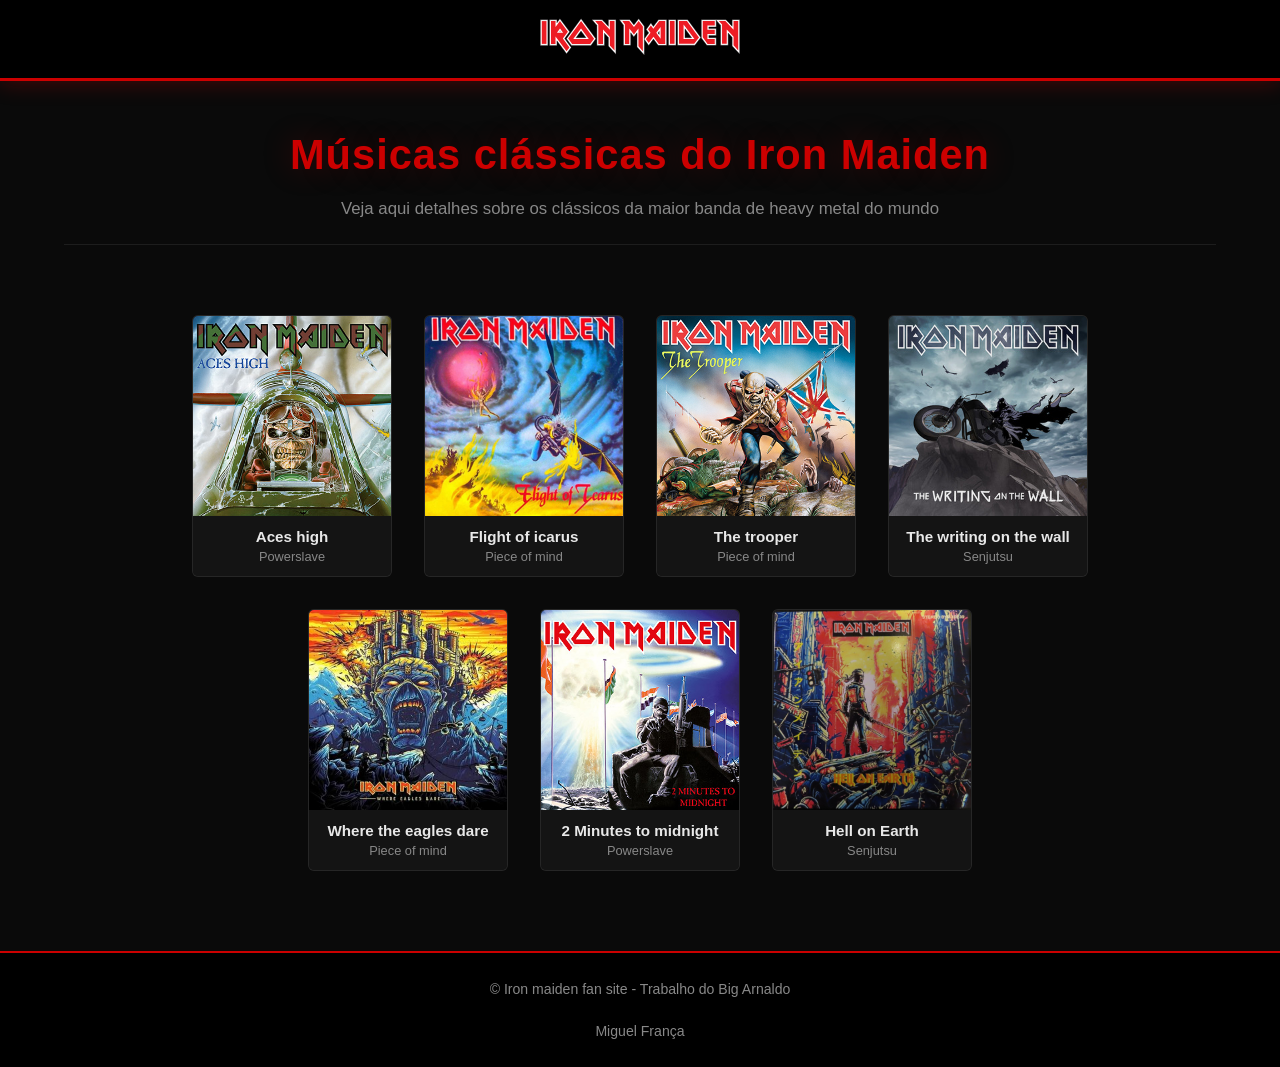
<file: index.html>
<!DOCTYPE html>
<html lang="pt-br">

<head>
  <meta charset="UTF-8">
  <meta name="viewport" content="width=device-width, initial-scale=1.0">
  <link rel="stylesheet" href="css/sla.css">
  <title>Iron Maiden fan site - Detalhes sobre clássicos</title>
</head>

<body>
  <header class="topo">
    <a href="https://www.ironmaiden.com/" target="_blank"> <img src="img/logo.svg" alt="logo (iron maiden)"
        width="20%"></a>
  </header>

  <div class="intro">
    <h1>Músicas clássicas do Iron Maiden</h1>
    <p>Veja aqui detalhes sobre os clássicos da maior banda de heavy metal do mundo</p>
  </div>


  <div class="catalogo" id="boa">

    <div class="card-musica">
      <a href="aces_hight.html"><img src="img/aces high.jpg" alt="aces high" width="60%">
        <div class="card-info">
          <h4>Aces high</h4>
          <p>Powerslave</p>
        </div>
      </a>

    </div>

    <div class="card-musica">
      <a href="flight_of_icarus.html"><img src="img/flight of icarus.webp" alt="flight of icarus" width="60%">
        <div class="card-info">
          <h4>Flight of icarus</h4>
          <p>Piece of mind</p>
        </div>
      </a>
    </div>

    <div class="card-musica">
      <a href="the_trooper.html"><img src="img/the trooper (1).jpg" alt="the trooper" width="60%">
        <div class="card-info">
          <h4>The trooper</h4>
          <p>Piece of mind</p>
        </div>
      </a>
    </div>

    <div class="card-musica">
      <a href="the_writing_on_the_wall.html"><img src="img/twotw (1).jpg" alt="the writing onthe wall" width="60%">
        <div class="card-info">
          <h4>The writing on the wall</h4>
          <p>Senjutsu</p>
        </div>
      </a>
    </div>

    <div class="card-musica">
      <a href="Where_the_eagles_dare.html"><img src="img/where-eagles-dare.jpg"
          alt="Where the eagles dare" width="60%">
        <div class="card-info">
          <h4>Where the eagles dare</h4>
          <p>Piece of mind</p>
        </div>
      </a>
    </div>

    <div class="card-musica">
      <a href="2_miutes_to_midnight.html"><img src="img/teste.jpg" alt="2 Minutes to midnight" width="60%">
        <div class="card-info">
          <h4>2 Minutes to midnight</h4>
          <p>Powerslave</p>
        </div>
      </a>

    </div>


    <div class="card-musica">
      <a href="Hell_on_Earth.html"><img src="img/hell on earth.jpg" alt="Hell on Earth" width="60%">
        <div class="card-info">
          <h4>Hell on Earth</h4>
          <p>Senjutsu</p>
        </div>
      </a>
    </div>


  </div>


  <footer>
    <p>&copy; Iron maiden fan site - Trabalho do Big Arnaldo</p>
    <br>
    <p>Miguel França</p>
  </footer>

</body>

</html>
</file>
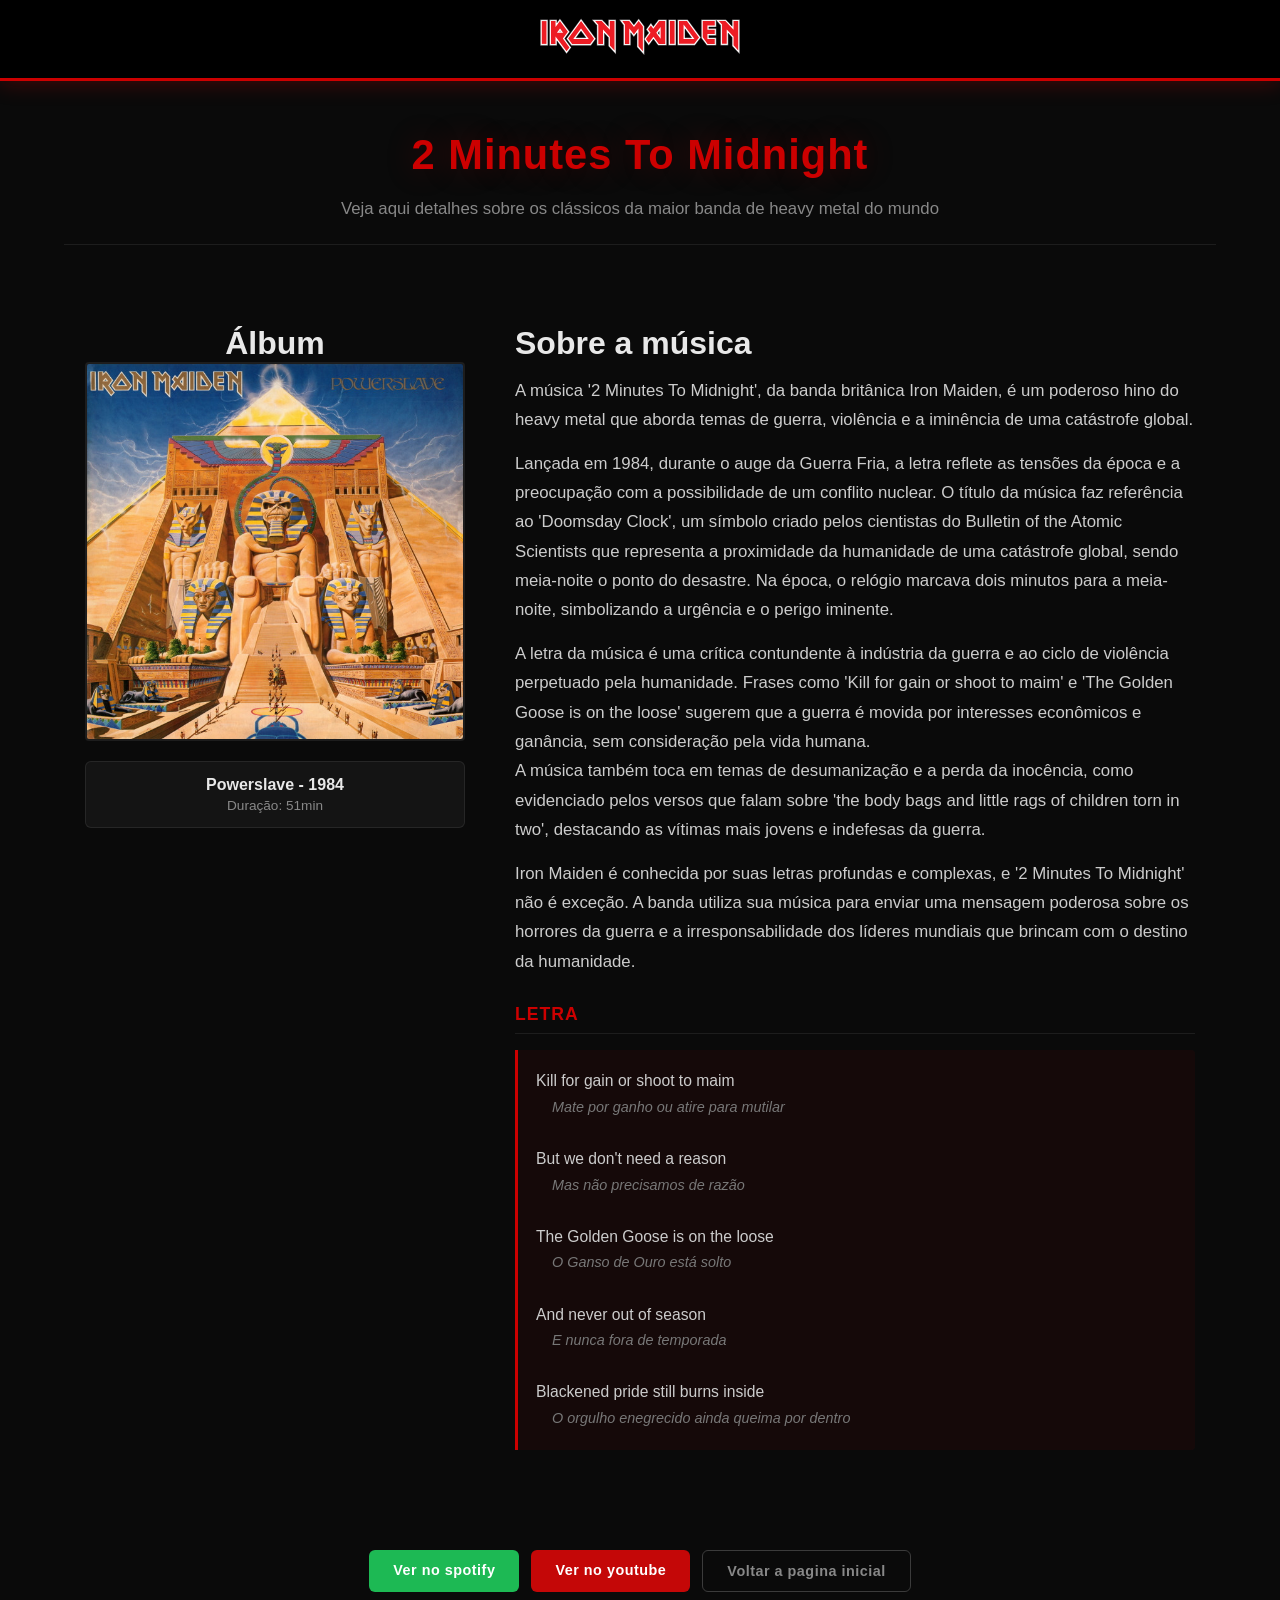
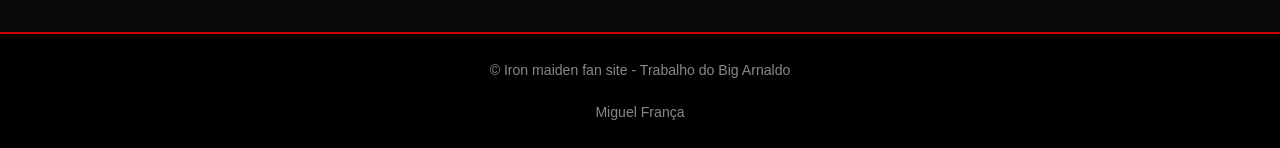
<file: 2_miutes_to_midnight.html>
<!DOCTYPE html>
<html lang="pt-br">

<head>
    <meta charset="UTF-8">
    <meta name="viewport" content="width=device-width, initial-scale=1.0">
    <link rel="stylesheet" href="css/sla.css">
    <title>2 Minutes To Midnight</title>
</head>

<body>
    <header class="topo">
        <a href="https://www.ironmaiden.com/" target="_blank"> <img src="img/logo.svg" alt="logo (iron maiden)"
                width="20%"></a>

    </header>

    <div class="intro">
        <h1>2 Minutes To Midnight</h1>
        <p>Veja aqui detalhes sobre os clássicos da maior banda de heavy metal do mundo</p>
    </div>

    <main class="pedra">
        <div class="conteudo">
            <div class="capa-album">
                <h1>Álbum</h1>
                <a href="powerslave.html"><img src="img/powerslave.jpg" alt=""></a>
                <div class="album-info">
                    <h3>Powerslave - 1984</h3>
                    <p>Duração: 51min</p>
                </div>
                <div class="musica">
                    <iframe style="border-radius:12px"
                        src="https://open.spotify.com/embed/track/2SrVGpjv0mqCR6j9EZPSm2?utm_source=generator&theme=0"
                        width="100%" height="132" frameBorder="0" allowfullscreen=""
                        allow="autoplay; clipboard-write; encrypted-media; fullscreen; picture-in-picture"
                        loading="lazy"></iframe>
                </div>
            </div>

            <div class="musica-info">
                <div class="letra-info">
                    <h1>Sobre a música</h1>
                    <p>
                        A música '2 Minutes To Midnight', da banda britânica Iron Maiden, é um poderoso hino do heavy
                        metal que aborda temas de guerra, violência e a iminência de uma catástrofe global.
                    </p>
                    <p>
                        Lançada em 1984, durante o auge da Guerra Fria, a letra reflete as tensões da época e a
                        preocupação com a possibilidade de um conflito nuclear. O título da música faz referência ao
                        'Doomsday Clock', um símbolo criado pelos cientistas do Bulletin of the Atomic Scientists que
                        representa a proximidade da humanidade de uma catástrofe global, sendo meia-noite o ponto do
                        desastre. Na época, o relógio marcava dois minutos para a meia-noite, simbolizando a urgência e
                        o perigo iminente.
                    </p>
                    <p>
                        A letra da música é uma crítica contundente à indústria da guerra e ao ciclo de violência
                        perpetuado pela humanidade. Frases como 'Kill for gain or shoot to maim' e 'The Golden Goose is
                        on the loose' sugerem que a guerra é movida por interesses econômicos e ganância, sem
                        consideração pela vida humana. <br> A música também toca em temas de desumanização e a perda da
                        inocência, como evidenciado pelos versos que falam sobre 'the body bags and little rags of
                        children torn in two', destacando as vítimas mais jovens e indefesas da guerra.
                    </p>
                    <p>
                        Iron Maiden é conhecida por suas letras profundas e complexas, e '2 Minutes To Midnight' não é
                        exceção. A banda utiliza sua música para enviar uma mensagem poderosa sobre os horrores da
                        guerra e a irresponsabilidade dos líderes mundiais que brincam com o destino da humanidade.
                    </p>

                </div>

                <div class="n">
                    <h3 class="secao-titulo">Letra</h3>
                    <div class="letra">
                        <p>Kill for gain or shoot to maim<br>
                            <span class="traducao">Mate por ganho ou atire para mutilar</span><br>
                            But we don't need a reason<br>
                            <span class="traducao">Mas não precisamos de razão</span><br>
                            The Golden Goose is on the loose<br>
                            <span class="traducao">O Ganso de Ouro está solto</span><br>
                            And never out of season<br>
                            <span class="traducao">E nunca fora de temporada</span><br>
                            Blackened pride still burns inside<br>
                            <span class="traducao">O orgulho enegrecido ainda queima por dentro</span><br>
                            This shell of bloody treason<br>
                            <span class="traducao">Nesta casca de traição sangrenta</span><br>
                            Here's my gun for a barrel of fun<br>
                            <span class="traducao">Aqui está minha arma para um barril de diversão</span><br>
                            For the love of living death<br>
                            <span class="traducao">Pelo amor da morte viva</span><br>
                        </p>

                        <p>The killer's breed or the Demon's seed<br>
                            <span class="traducao">A raça de assassinos ou a semente do Demônio</span><br>
                            The glamour, the fortune, the pain<br>
                            <span class="traducao">O glamour, a fortuna, a dor</span><br>
                            Go to war again, blood is freedom's stain<br>
                            <span class="traducao">Para a guerra novamente, sangue é a mancha da
                                liberdade</span><br>
                            Don't you pray for my soul anymore<br>
                            <span class="traducao">Você não reza mais pela minha alma</span><br>
                        </p>

                        <p class="refrao">2 minutes to midnight<br>
                            <span class="traducao">Dois minutos para a meia-noite</span><br>
                            The hands that threaten doom<br>
                            <span class="traducao">As mãos que ameaçam a ruína</span><br>
                            2 minutes to midnight<br>
                            <span class="traducao">Dois minutos para a meia-noite</span><br>
                            To kill the unborn in the womb<br>
                            <span class="traducao">Matar os não-nascidos no ventre</span><br>
                        </p>

                        <p>The blind men shout: Let the creatures out<br>
                            <span class="traducao">Os cegos gritam: "Libertem as criaturas"</span><br>
                            We'll show the unbelievers<br>
                            <span class="traducao">Mostraremos aos descrentes</span><br>
                            The Napalm screams of human flames<br>
                            <span class="traducao">O napalm grita em chamas humanas</span><br>
                            Of a prime time Belsen feast, yeah!<br>
                            <span class="traducao">Um banquete em Belsen no horário nobre</span><br>
                            As the reasons for the carnage cut their meat<br>
                            <span class="traducao">Enquanto os motivos do carnificina cortam sua
                                carne</span><br>
                            And lick the gravy<br>
                            <span class="traducao">E lambem o molho</span><br>
                            We oil the jaws of the war machine<br>
                            <span class="traducao">Nós lubrificamos as mandíbulas da máquina de
                                guerra</span><br>
                            And feed it with our babies<br>
                            <span class="traducao">E a alimentamos com nossos bebês</span><br>
                        </p>

                        <p class="refrao-destaque">2 minutes to midnight<br>
                            <span class="traducao">Dois minutos para a meia-noite</span><br>
                            The body bags and little rags<br>
                            <span class="traducao">Os sacos de corpo e trapos pequenos</span><br>
                            Of children torn in two<br>
                            <span class="traducao">De crianças dilaceradas</span><br>
                            And the jellied brains of those who remain<br>
                            <span class="traducao">E os cérebros gelatinosos dos que permanecem</span><br>
                            To put the finger right on you<br>
                            <span class="traducao">Para apontar o dedo diretamente para você</span><br>
                        </p>

                        <p class="outro">Midnight, midnight, midnight, is all night<br>
                            <span class="traducao">Meia-noite, meia-noite, meia-noite, é a noite toda</span><br>
                            Midnight, midnight, midnight, is all night<br>
                            <span class="traducao">Meia-noite, meia-noite, meia-noite, é a noite toda</span><br>
                        </p>

                    </div>

                </div>

            </div>

        </div>
    </main>
    <div class="botoes">
        <a href="https://open.spotify.com/intl-pt/track/2SrVGpjv0mqCR6j9EZPSm2?si=121466a9f9764e93"
            class="btn btn-spotify" target="_blank">Ver no spotify</a>
        <a class="btn btn-tube" href="https://youtu.be/9qbRHY1l0vc" target="_blank">Ver no youtube</a>
        <a href="index.html" class="btn btn-voltar">Voltar a pagina inicial</a>

    </div>
    </div>


    <footer>
        <p>&copy; Iron maiden fan site - Trabalho do Big Arnaldo</p>
        <br>
        <p>Miguel França</p>
    </footer>


</body>

</html>
</file>
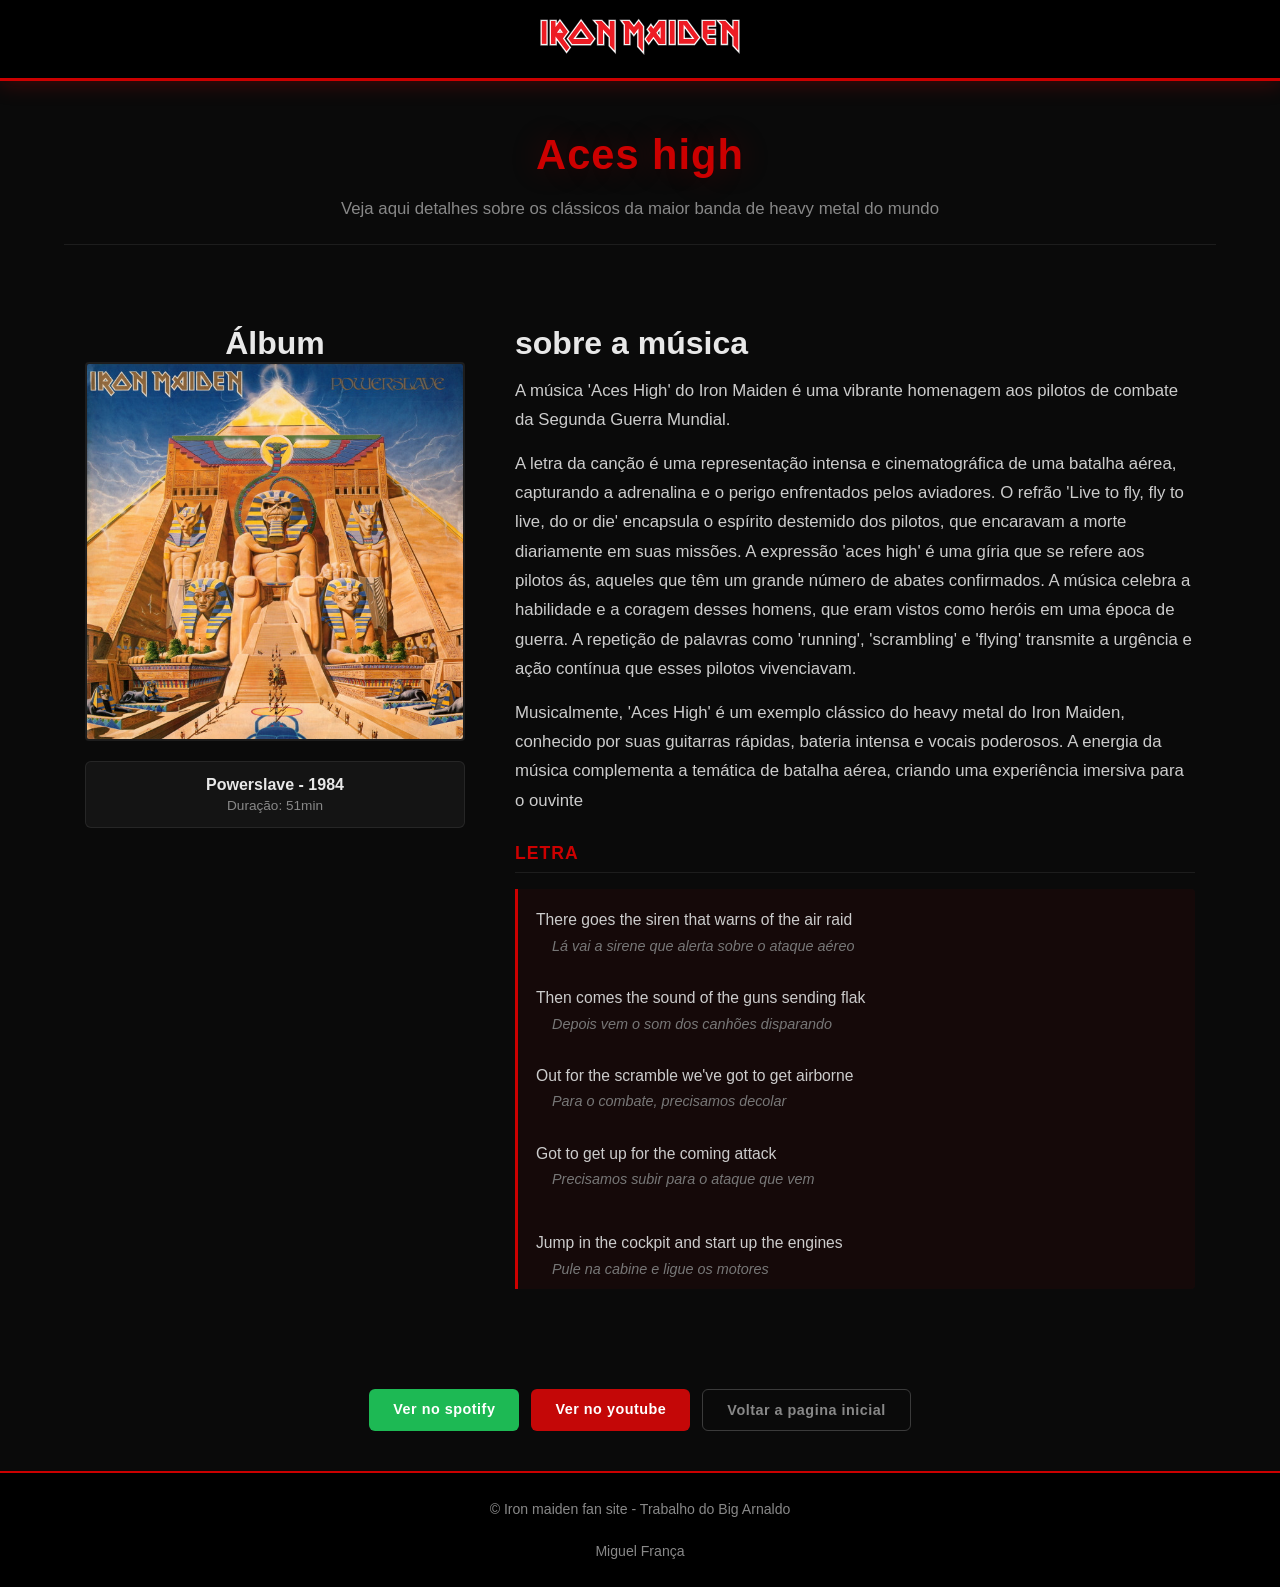
<file: aces_hight.html>
<!DOCTYPE html>
<html lang="pt-br">

<head>
    <meta charset="UTF-8">
    <meta name="viewport" content="width=device-width, initial-scale=1.0">
    <link rel="stylesheet" href="css/sla.css">
    <title>Aces high</title>
</head>

<body>
    <header class="topo">

        <a href="https://www.ironmaiden.com/" target="_blank"> <img src="img/logo.svg" alt="logo (iron maiden)"
                width="20%"></a>

    </header>

    <div class="intro">
        <h1>Aces high</h1>
        <p>Veja aqui detalhes sobre os clássicos da maior banda de heavy metal do mundo</p>
    </div>

    <main class="pedra">
        <div class="conteudo">
            <div class="capa-album">
                <h1>Álbum</h1>
                <a href="powerslave.html"><img src="img/powerslave.jpg" alt=""></a>
                <div class="album-info">
                    <h3>Powerslave - 1984</h3>
                    <p>Duração: 51min</p>
                </div>
                <div class="musica">
                    <iframe style="border-radius:12px"
                        src="https://open.spotify.com/embed/track/3wFGRek61NIF330UwJCI52?utm_source=generator&theme=0"
                        width="100%" height="132" frameBorder="0" allowfullscreen=""
                        allow="autoplay; clipboard-write; encrypted-media; fullscreen; picture-in-picture"
                        loading="lazy"></iframe>
                </div>
            </div>

            <div class="musica-info">
                <div class="letra-info">
                    <h1>sobre a música</h1>
                    <p>
                        A música 'Aces High' do Iron Maiden é uma vibrante homenagem aos pilotos de combate da Segunda
                        Guerra
                        Mundial.
                    </p>
                    <p>
                        A letra da canção é uma representação intensa e cinematográfica de uma batalha aérea, capturando
                        a
                        adrenalina e o perigo enfrentados pelos aviadores. O refrão 'Live to fly, fly to live, do or
                        die'
                        encapsula o espírito destemido dos pilotos, que encaravam a morte diariamente em suas missões. A
                        expressão 'aces high' é uma gíria que se refere aos pilotos ás, aqueles que têm um grande número
                        de
                        abates confirmados. A música celebra a habilidade e a coragem desses homens, que eram vistos
                        como
                        heróis em uma época de guerra. A repetição de palavras como 'running', 'scrambling' e 'flying'
                        transmite a urgência e ação contínua que esses pilotos vivenciavam.
                    </p>
                    <p>
                        Musicalmente, 'Aces High' é um exemplo clássico do heavy metal do Iron Maiden, conhecido por
                        suas
                        guitarras rápidas, bateria intensa e vocais poderosos. A energia da música complementa a
                        temática de
                        batalha aérea, criando uma experiência imersiva para o ouvinte
                    </p>

                </div>

                <div class="n">
                    <h3 class="secao-titulo">Letra</h3>
                    <div class="letra">
                        <p>There goes the siren that warns of the air raid<br>
                            <span class="traducao">Lá vai a sirene que alerta sobre o ataque aéreo</span><br>
                            Then comes the sound of the guns sending flak<br>
                            <span class="traducao">Depois vem o som dos canhões disparando</span><br>
                            Out for the scramble we've got to get airborne<br>
                            <span class="traducao">Para o combate, precisamos decolar</span><br>
                            Got to get up for the coming attack<br>
                            <span class="traducao">Precisamos subir para o ataque que vem</span><br>
                        </p>

                        <p>Jump in the cockpit and start up the engines<br>
                            <span class="traducao">Pule na cabine e ligue os motores</span><br>
                            Remove all the wheel blocks<br>
                            <span class="traducao">Remova todos os calços</span><br>
                            There's no time to waste<br>
                            <span class="traducao">Não há tempo a perder</span><br>
                            Gathering speed as we head down the runway<br>
                            <span class="traducao">Ganhamos velocidade na pista</span><br>
                            Got to get airborne before it's too late<br>
                            <span class="traducao">Precisamos decolar antes que seja tarde</span><br>
                        </p>

                        <p>Running, scrambling, flying<br>
                            <span class="traducao">Correndo, decolando, voando</span><br>
                            Rolling, turning, diving<br>
                            <span class="traducao">Girando, virando, mergulhando</span><br>
                            Going in again<br>
                            <span class="traducao">Indo de novo</span><br>
                            Running, scrambling, flying<br>
                            <span class="traducao">Correndo, decolando, voando</span><br>
                            Rolling, turning, diving<br>
                            <span class="traducao">Girando, virando, mergulhando</span><br>
                        </p>

                        <p>Run, live to fly, fly to live, do or die<br>
                            <span class="traducao">Corra, viva para voar, voe para viver, faça ou morra</span><br>
                            Won't you run, live to fly, fly to live<br>
                            <span class="traducao">Você não vai correr, viver para voar, voar para viver?</span><br>
                            Aces high<br>
                            <span class="traducao">Ás nas alturas</span><br>
                        </p>

                        <p>Move in to fire at the mainstream of bombers<br>
                            <span class="traducao">Aproxime-se para atacar os bombardeiros</span><br>
                            Let off a sharp burst and then turn away<br>
                            <span class="traducao">Solte uma rajada e depois vire</span><br>
                            Roll over, spin round to come in behind them<br>
                            <span class="traducao">Role, gire para ficar atrás deles</span><br>
                            Move to their blindsides and firing again<br>
                            <span class="traducao">Vá para seus pontos cegos e atire novamente</span><br>
                        </p>

                        <p>Bandits at 8 o'clock move in behind us<br>
                            <span class="traducao">Bandidos às 8 horas se aproximam por trás</span><br>
                            Ten ME-109s out of the sun<br>
                            <span class="traducao">Dez ME-109s vindo do sol</span><br>
                            Ascending and turning our Spitfires to face them<br>
                            <span class="traducao">Subindo e virando nossos Spitfires para enfrentá-los</span><br>
                            Heading straight for them I press down my guns<br>
                            <span class="traducao">Indo direto para eles, aperto meus canhões</span><br>
                        </p>

                        <p>Rolling, turning, diving<br>
                            <span class="traducao">Girando, virando, mergulhando</span><br>
                            Rolling, turning, diving<br>
                            <span class="traducao">Girando, virando, mergulhando</span><br>
                            Doing it again<br>
                            <span class="traducao">Fazendo de novo</span><br>
                            Rolling, turning, diving<br>
                            <span class="traducao">Girando, virando, mergulhando</span><br>
                            Rolling, turning, diving<br>
                            <span class="traducao">Girando, virando, mergulhando</span><br>
                        </p>

                        <p>Run, live to fly, fly to live, do or die<br>
                            <span class="traducao">Corra, viva para voar, voe para viver, faça ou morra</span><br>
                            Won't you run, live to fly, fly to live<br>
                            <span class="traducao">Você não vai correr, viver para voar, voar para viver?</span><br>
                            Aces high<br>
                            <span class="traducao">Ás nas alturas</span><br>
                        </p>

                    </div>

                </div>

            </div>
    </main>
    <div class="botoes">

        <a href="https://open.spotify.com/intl-pt/track/3wFGRek61NIF330UwJCI52?si=a90b04cc6e7a4bd7"
            class="btn btn-spotify" target="_blank">Ver no spotify</a>
        <a class="btn btn-tube" href="https://youtu.be/Xg9aQvjMS60" target="_blank">Ver no youtube</a>
        <a href="index.html" class="btn btn-voltar">Voltar a pagina inicial</a>

    </div>
    </div>


    <footer>
        <p>&copy; Iron maiden fan site - Trabalho do Big Arnaldo</p>
        <br>
        <p>Miguel França</p>
    </footer>


</body>

</html>
</file>
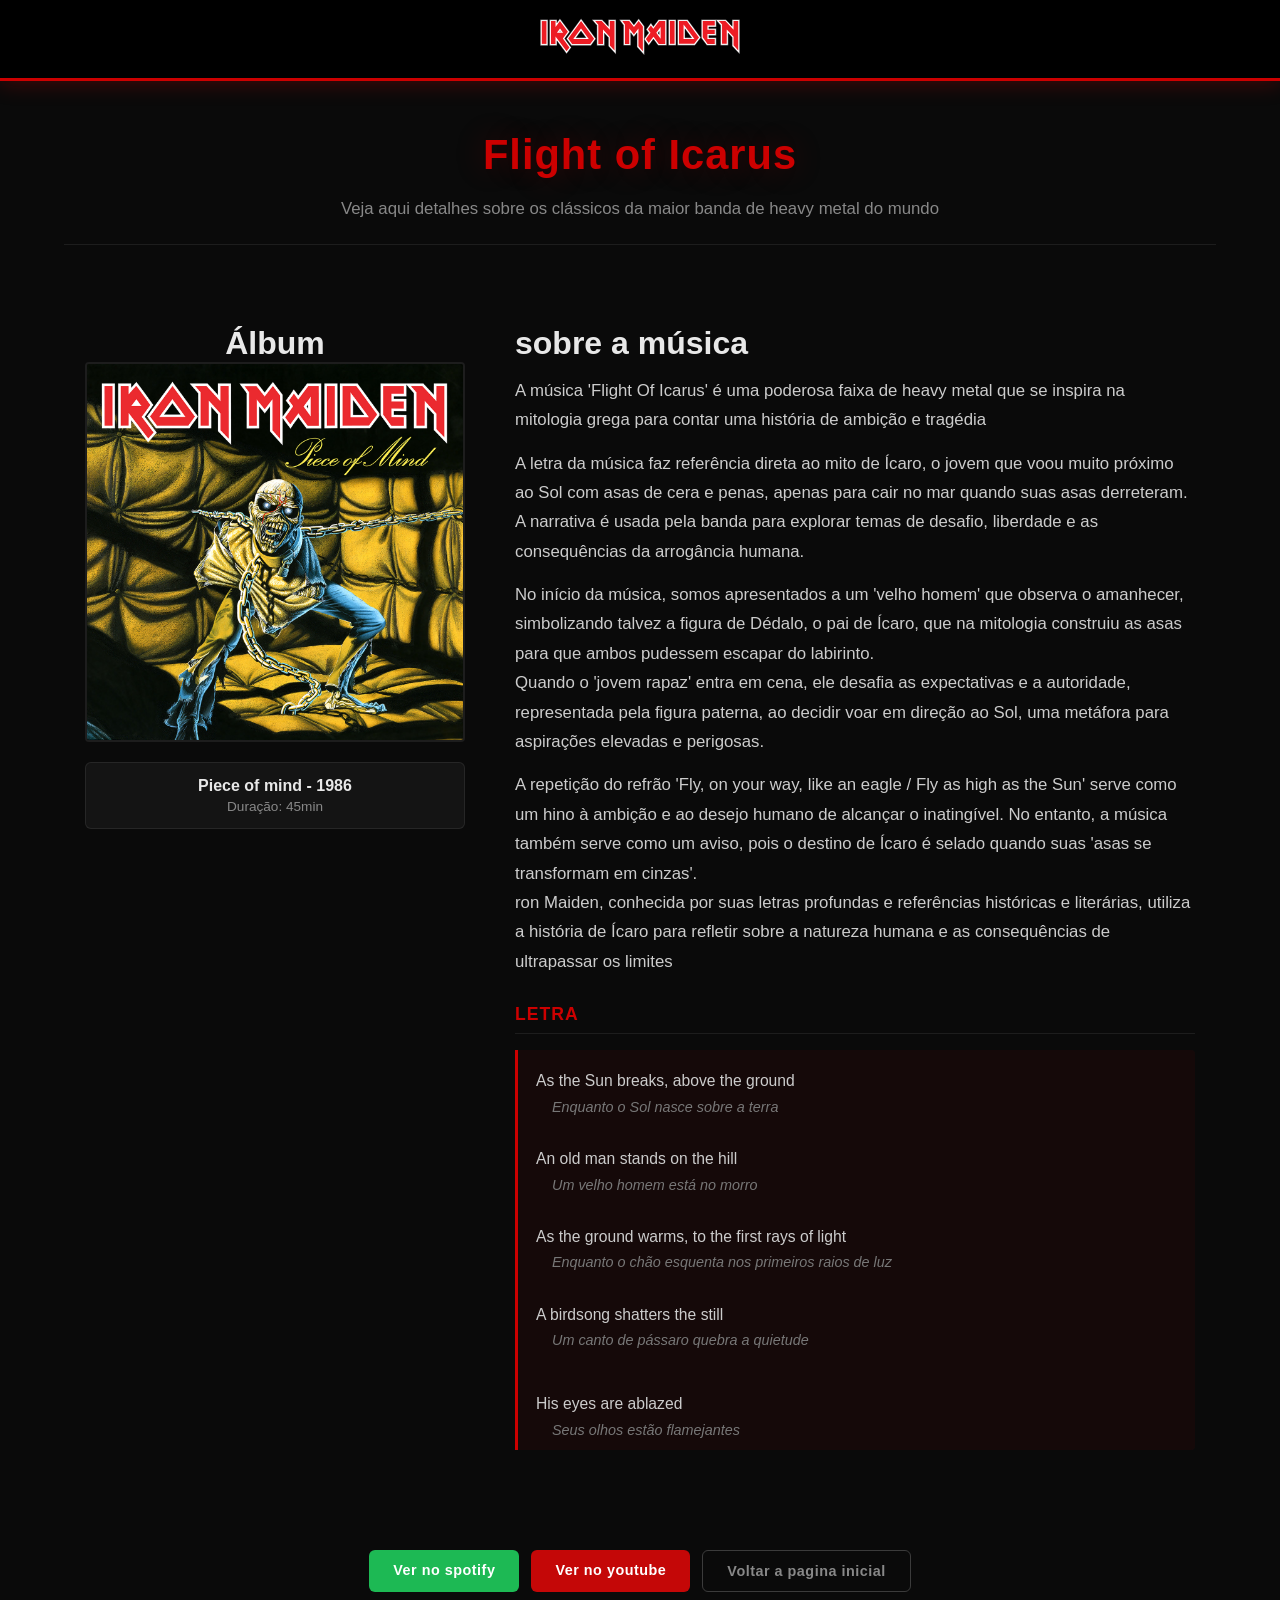
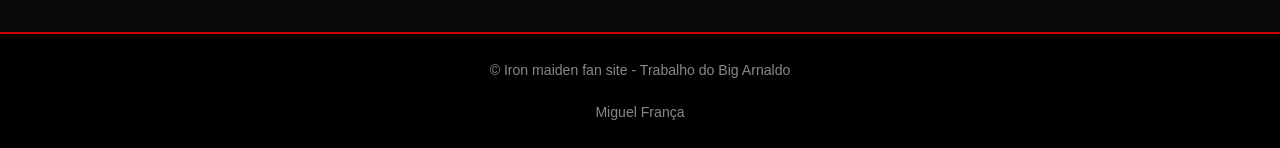
<file: flight_of_icarus.html>
<!DOCTYPE html>
<html lang="pt-br">

<head>
    <meta charset="UTF-8">
    <meta name="viewport" content="width=device-width, initial-scale=1.0">
    <link rel="stylesheet" href="css/sla.css">
    <title>Flight of Icarus</title>
</head>

<body>
    <header class="topo">

        <a href="https://www.ironmaiden.com/" target="_blank"> <img src="img/logo.svg" alt="logo (iron maiden)"
                width="20%"></a>
    </header>

    <div class="intro">
        <h1>Flight of Icarus</h1>
        <p>Veja aqui detalhes sobre os clássicos da maior banda de heavy metal do mundo</p>
    </div>

    <main class="pedra">
        <div class="conteudo">
            <div class="capa-album">
                <h1>Álbum</h1>
                <a href="piece_of_mind.html"><img src="img/Piece of mind.jpg" alt=""></a>
                <div class="album-info">
                    <h3>Piece of mind - 1986</h3>
                    <p>Duração: 45min</p>
                </div>
                <div class="musica">
                    <iframe style="border-radius:12px"
                        src="https://open.spotify.com/embed/track/3vhKrSxe3fRuS5Ogis76VO?utm_source=generator&theme=0"
                        width="100%" height="132" frameBorder="0" allowfullscreen=""
                        allow="autoplay; clipboard-write; encrypted-media; fullscreen; picture-in-picture"
                        loading="lazy"></iframe>
                </div>
            </div>

            <div class="musica-info">
                <div class="letra-info">
                    <h1>sobre a música</h1>
                    <p>
                        A música 'Flight Of Icarus' é uma poderosa faixa de heavy metal que se inspira na mitologia
                        grega para contar uma história de ambição e tragédia

                    </p>
                    <p>
                        A letra da música faz referência direta ao mito de Ícaro, o jovem que voou muito próximo ao Sol
                        com asas de cera e penas, apenas para cair no mar quando suas asas derreteram. A narrativa é
                        usada pela banda para explorar temas de desafio, liberdade e as consequências da arrogância
                        humana.
                    </p>
                    <p>
                        No início da música, somos apresentados a um 'velho homem' que observa o amanhecer, simbolizando
                        talvez a figura de Dédalo, o pai de Ícaro, que na mitologia construiu as asas para que ambos
                        pudessem escapar do labirinto. <br> Quando o 'jovem rapaz' entra em cena, ele desafia as
                        expectativas e a autoridade, representada pela figura paterna, ao decidir voar em direção ao
                        Sol, uma metáfora para aspirações elevadas e perigosas.

                    </p>
                    <p>
                        A repetição do refrão 'Fly, on your way, like an eagle / Fly as high as the Sun' serve como um
                        hino à ambição e ao desejo humano de alcançar o inatingível. No entanto, a música também serve
                        como um aviso, pois o destino de Ícaro é selado quando suas 'asas se transformam em cinzas'.
                        <br>
                        ron Maiden, conhecida por suas letras profundas e referências históricas e literárias, utiliza a
                        história de Ícaro para refletir sobre a natureza humana e as consequências de ultrapassar os
                        limites
                    </p>
                </div>

                <div class="n">
                    <h3 class="secao-titulo">Letra</h3>
                    <div class="letra">
                        <p>As the Sun breaks, above the ground<br>
                            <span class="traducao">Enquanto o Sol nasce sobre a terra</span><br>
                            An old man stands on the hill<br>
                            <span class="traducao">Um velho homem está no morro</span><br>
                            As the ground warms, to the first rays of light<br>
                            <span class="traducao">Enquanto o chão esquenta nos primeiros raios de luz</span><br>
                            A birdsong shatters the still<br>
                            <span class="traducao">Um canto de pássaro quebra a quietude</span><br>
                        </p>

                        <p>His eyes are ablazed<br>
                            <span class="traducao">Seus olhos estão flamejantes</span><br>
                            See the madman in his gaze<br>
                            <span class="traducao">Veja o louco em seu olhar</span><br>
                        </p>

                        <p>Fly, on your way, like an eagle<br>
                            <span class="traducao">Voe, siga seu caminho, como uma águia</span><br>
                            Fly as high as the Sun<br>
                            <span class="traducao">Voe tão alto quanto o Sol</span><br>
                            On your way, like an eagle<br>
                            <span class="traducao">Siga seu caminho, como uma águia</span><br>
                            Fly, touch the Sun, yeah<br>
                            <span class="traducao">Voe, toque o Sol</span><br>
                        </p>

                        <p>Now the crowd breaks and a young boy appears<br>
                            <span class="traducao">Agora a multidão se abre e um jovem aparece</span><br>
                            Looks the old man in the eye<br>
                            <span class="traducao">Olha o velho homem nos olhos</span><br>
                            As he spreads his wings and shouts at the crowd<br>
                            <span class="traducao">Enquanto abre suas asas e grita para a multidão</span><br>
                            In the name of God, my father, I'll fly<br>
                            <span class="traducao">Em nome de Deus, meu pai, eu voarei</span><br>
                        </p>

                        <p>His eyes seem so glazed<br>
                            <span class="traducao">Seus olhos parecem tão vidrados</span><br>
                            As he flies on the wings of a dream<br>
                            <span class="traducao">Enquanto voa nas asas de um sonho</span><br>
                            Now he knows his father betrayed<br>
                            <span class="traducao">Agora ele sabe que seu pai traiu</span><br>
                            Now his wings turn to ashes, to ashes, his grave<br>
                            <span class="traducao">Agora suas asas viram cinzas, em cinzas, seu túmulo</span><br>
                        </p>

                        <p>Fly, on your way, like an eagle<br>
                            <span class="traducao">Voe, siga seu caminho, como uma águia</span><br>
                            Fly as high as the Sun<br>
                            <span class="traducao">Voe tão alto quanto o Sol</span><br>
                            On your way, like an eagle<br>
                            <span class="traducao">Siga seu caminho, como uma águia</span><br>
                            Fly, touch the Sun<br>
                            <span class="traducao">Voe, toque o Sol</span><br>
                        </p>

                        <p>Yeah<br>
                            <span class="traducao">Sim</span><br>
                            Fly, on your way, like an eagle<br>
                            <span class="traducao">Voe, siga seu caminho, como uma águia</span><br>
                            Fly as high as the Sun<br>
                            <span class="traducao">Voe tão alto quanto o Sol</span><br>
                            On your way, like an eagle<br>
                            <span class="traducao">Siga seu caminho, como uma águia</span><br>
                            Fly as high as the Sun<br>
                            <span class="traducao">Voe tão alto quanto o Sol</span><br>
                            On your way, like an eagle<br>
                            <span class="traducao">Siga seu caminho, como uma águia</span><br>
                            Fly, touch the Sun<br>
                            <span class="traducao">Voe, toque o Sol</span><br>
                            On your way, like an eagle<br>
                            <span class="traducao">Siga seu caminho, como uma águia</span><br>
                            Fly<br>
                            <span class="traducao">Voe</span><br>
                        </p>

                        <p>Fly as high as the Sun<br>
                            <span class="traducao">Voe tão alto quanto o Sol</span><br>
                            Oh<br>
                            <span class="traducao">Oh</span><br>
                        </p>
                        </p>

                    </div>

                </div>

            </div>
    </main>
    <div class="botoes">

        <a href="https://open.spotify.com/intl-pt/track/3vhKrSxe3fRuS5Ogis76VO?si=3519d2ac80094720"
            class="btn btn-spotify" target="_blank">Ver no spotify</a>
        <a class="btn btn-tube" href="https://youtu.be/X9oGkvpkefg" target="_blank">Ver no youtube</a>
        <a href="index.html" class="btn btn-voltar">Voltar a pagina inicial</a>



    </div>
    </div>


    <footer>
        <p>&copy; Iron maiden fan site - Trabalho do Big Arnaldo</p>
        <br>
        <p>Miguel França</p>
    </footer>


</body>

</html>
</file>
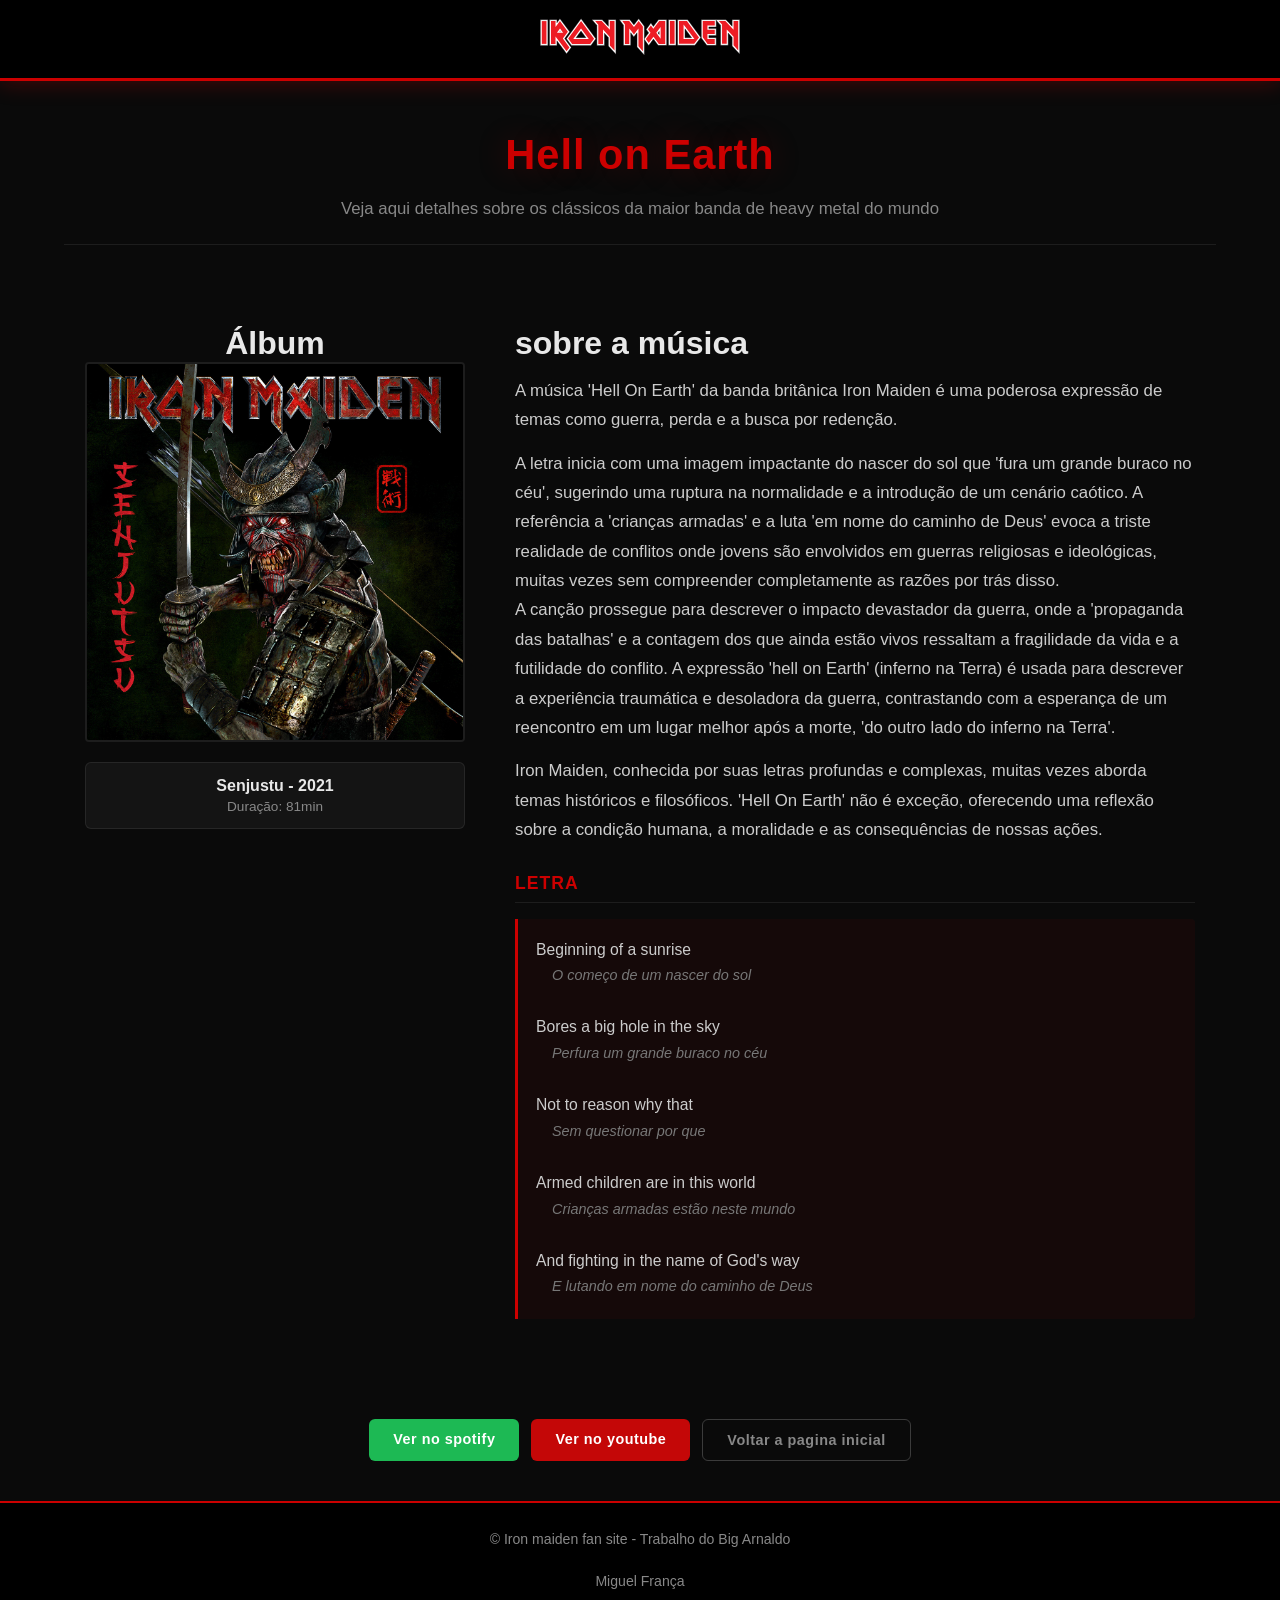
<file: Hell_on_Earth.html>
<!DOCTYPE html>
<html lang="pt-br">

<head>
    <meta charset="UTF-8">
    <meta name="viewport" content="width=device-width, initial-scale=1.0">
    <link rel="stylesheet" href="css/sla.css">
    <title>Hell on Earth</title>
</head>

<body>
    <header class="topo">

        <a href="https://www.ironmaiden.com/" target="_blank"> <img src="img/logo.svg" alt="logo (iron maiden)"
                width="20%"></a>
    </header>

    <div class="intro">
        <h1>Hell on Earth</h1>
        <p>Veja aqui detalhes sobre os clássicos da maior banda de heavy metal do mundo</p>
    </div>

    <main class="pedra">
        <div class="conteudo">
            <div class="capa-album">
                <h1>Álbum</h1>
                <a href="senjutsu.html"><img src="img/Senjustu.jpg" alt=""></a>
                <div class="album-info">
                    <h3>Senjustu - 2021</h3>
                    <p>Duração: 81min</p>
                </div>
                <div class="musica">
                    <iframe style="border-radius:12px"
                        src="https://open.spotify.com/embed/track/19Z0EtM84F2Wbw17KPD88o?utm_source=generator&theme=0"
                        width="100%" height="132" frameBorder="0" allowfullscreen=""
                        allow="autoplay; clipboard-write; encrypted-media; fullscreen; picture-in-picture"
                        loading="lazy"></iframe>
                </div>
            </div>

            <div class="musica-info">
                <div class="letra-info">
                    <h1>sobre a música</h1>

                    <p>
                        A música 'Hell On Earth' da banda britânica Iron Maiden é uma poderosa expressão de temas como
                        guerra, perda e a busca por redenção.
                    </p>
                    <p>
                        A letra inicia com uma imagem impactante do nascer do sol que 'fura um grande buraco no céu',
                        sugerindo uma ruptura na normalidade e a introdução de um cenário caótico. A referência a
                        'crianças armadas' e a luta 'em nome do caminho de Deus' evoca a triste realidade de conflitos
                        onde jovens são envolvidos em guerras religiosas e ideológicas, muitas vezes sem compreender
                        completamente as razões por trás disso. <br> A canção prossegue para descrever o impacto
                        devastador da guerra, onde a 'propaganda das batalhas' e a contagem dos que ainda estão vivos
                        ressaltam a fragilidade da vida e a futilidade do conflito. A expressão 'hell on Earth' (inferno
                        na Terra) é usada para descrever a experiência traumática e desoladora da guerra, contrastando
                        com a esperança de um reencontro em um lugar melhor após a morte, 'do outro lado do inferno na
                        Terra'.
                    </p>
                    <p>
                        Iron Maiden, conhecida por suas letras profundas e complexas, muitas vezes aborda temas
                        históricos e filosóficos. 'Hell On Earth' não é exceção, oferecendo uma reflexão sobre a
                        condição humana, a moralidade e as consequências de nossas ações.
                    </p>

                </div>

                <div class="n">
                    <h3 class="secao-titulo">Letra</h3>
                    <div class="letra">

                        <p>Beginning of a sunrise<br>
                            <span class="traducao">O começo de um nascer do sol</span><br>
                            Bores a big hole in the sky<br>
                            <span class="traducao">Perfura um grande buraco no céu</span><br>
                            Not to reason why that<br>
                            <span class="traducao">Sem questionar por que</span><br>
                            Armed children are in this world<br>
                            <span class="traducao">Crianças armadas estão neste mundo</span><br>
                            And fighting in the name of God's way<br>
                            <span class="traducao">E lutando em nome do caminho de Deus</span><br>
                            Mourning bleak and utter waste<br>
                            <span class="traducao">Luto sombrio e desperdício total</span><br>
                            The vanity of the world is assured now<br>
                            <span class="traducao">A vaidade do mundo está assegurada agora</span><br>
                        </p>

                        <p>Prey upon the weak no more<br>
                            <span class="traducao">Não mais predar os fracos</span><br>
                            The spirits of those who are gone<br>
                            <span class="traducao">Os espíritos daqueles que se foram</span><br>
                            Propaganda of the battles<br>
                            <span class="traducao">A propaganda das batalhas</span><br>
                            That are lost or won<br>
                            <span class="traducao">Que são perdidas ou vencidas</span><br>
                            And count your blessings still alive<br>
                            <span class="traducao">E conte suas bênçãos ainda vivas</span><br>
                            Of those who managed to survive<br>
                            <span class="traducao">Daqueles que conseguiram sobreviver</span><br>
                            Inside oblivion of that hell on Earth<br>
                            <span class="traducao">Dentro do esquecimento desse inferno na Terra</span><br>
                        </p>

                        <p class="refrao">All you have been, all you have seen<br>
                            <span class="traducao">Tudo que você foi, tudo que você viu</span><br>
                            Lost in somewhere in your dreams<br>
                            <span class="traducao">Perdido em algum lugar em seus sonhos</span><br>
                            How the angels, they have fallen<br>
                            <span class="traducao">Como os anjos, eles caíram</span><br>
                            All is nothing what it seems<br>
                            <span class="traducao">Nada é o que parece</span><br>
                        </p>

                        <p class="ponte">In the voices that you hear now<br>
                            <span class="traducao">Nas vozes que você ouve agora</span><br>
                            In the voices in your head<br>
                            <span class="traducao">Nas vozes em sua cabeça</span><br>
                            Now are thinking of a lifetime<br>
                            <span class="traducao">Agora pensam em uma vida</span><br>
                            You can never feel again<br>
                            <span class="traducao">Que você nunca poderá sentir novamente</span><br>
                        </p>

                        <p>I wish I could go back<br>
                            <span class="traducao">Eu gostaria de poder voltar</span><br>
                            Will never be the same again<br>
                            <span class="traducao">Nunca será o mesmo novamente</span><br>
                            Bled for all upon this hell on Earth<br>
                            <span class="traducao">Sangrei por todos neste inferno na Terra</span><br>
                            And when I leave this world<br>
                            <span class="traducao">E quando eu deixar este mundo</span><br>
                            I hope to see you all again<br>
                            <span class="traducao">Espero vê-los todos novamente</span><br>
                            On the other side of hell on Earth<br>
                            <span class="traducao">Do outro lado do inferno na Terra</span><br>
                        </p>

                        <p>Upon the eyes of good<br>
                            <span class="traducao">Aos olhos do bem</span><br>
                            I'm following the light again<br>
                            <span class="traducao">Estou seguindo a luz novamente</span><br>
                            In between the dark of hell on Earth<br>
                            <span class="traducao">Entre as trevas do inferno na Terra</span><br>
                            On the other side<br>
                            <span class="traducao">Do outro lado</span><br>
                            I'll see again heaven<br>
                            <span class="traducao">Verei novamente o céu</span><br>
                            So far away from this hell on Earth<br>
                            <span class="traducao">Tão longe deste inferno na Terra</span><br>
                        </p>

                        <p class="destaque">You dance on the graves who bled for us<br>
                            <span class="traducao">Você dança sobre os túmulos de quem sangrou por nós</span><br>
                            Do you really think they'll come for us?<br>
                            <span class="traducao">Você realmente acha que eles virão por nós?</span><br>
                            Knowledge and virtue taken by lust<br>
                            <span class="traducao">Conhecimento e virtude tomados pela luxúria</span><br>
                            Live on the edge of those that you trust<br>
                            <span class="traducao">Viva na beira daqueles em quem você confia</span><br>
                        </p>

                        <p class="final-impacto">Love in anger, life in danger<br>
                            <span class="traducao">Amor na raiva, vida em perigo</span><br>
                            Lost in anger, life in danger<br>
                            <span class="traducao">Perdido na raiva, vida em perigo</span><br>
                            Love in anger, life in danger<br>
                            <span class="traducao">Amor na raiva, vida em perigo</span><br>
                            Lost in anger, life in danger<br>
                            <span class="traducao">Perdido na raiva, vida em perigo</span><br>
                        </p>
                    </div>
                </div>

            </div>
    </main>
    <div class="botoes">

        <a href="https://open.spotify.com/intl-pt/track/19Z0EtM84F2Wbw17KPD88o?si=4ec3535218b24ab9" target="_blank"
            class="btn btn-spotify">Ver no spotify</a>
        <a class="btn btn-tube" href="https://youtu.be/B1EOkFeD3Ho" target="_blank">Ver no youtube</a>
        <a href="index.html" class="btn btn-voltar">Voltar a pagina inicial</a>
    </div>
    </div>
    </div>


    <footer>
        <p>&copy; Iron maiden fan site - Trabalho do Big Arnaldo</p>
        <br>
        <p>Miguel França</p>
    </footer>


</body>

</html>
</file>
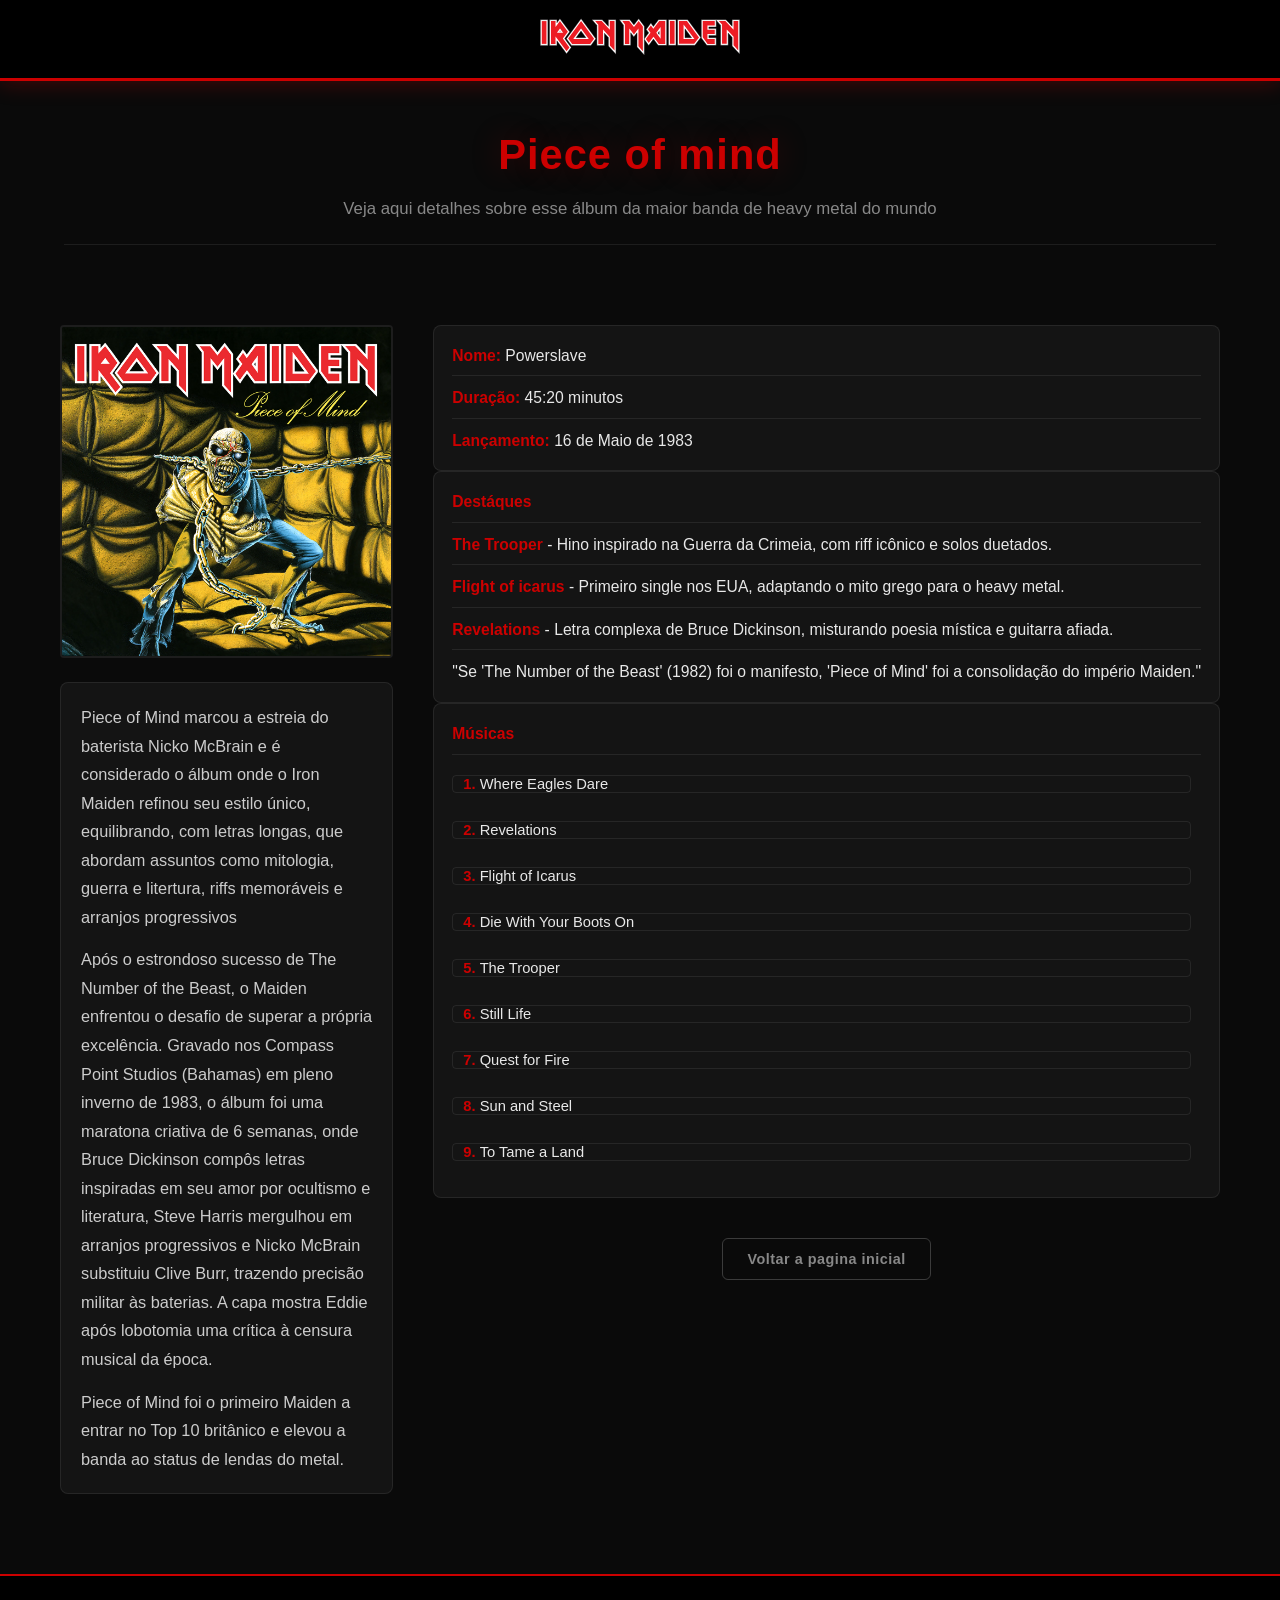
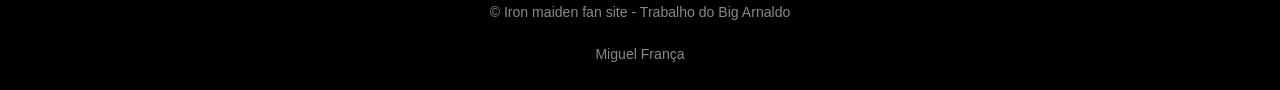
<file: piece_of_mind.html>
<!DOCTYPE html>
<html lang="pt-br">

<head>
    <meta charset="UTF-8">
    <meta name="viewport" content="width=device-width, initial-scale=1.0">
    <title>Álbum - Piece of mind</title>
    <link rel="stylesheet" href="css/sla.css">
</head>

<body>
    <header class="topo">
        <a href="https://www.ironmaiden.com/" target="_blank"> <img src="img/logo.svg" alt="logo (iron maiden)"
                width="20%"></a>
    </header>

    <main>
        <div class="intro">
            <h1>Piece of mind</h1>
            <p>Veja aqui detalhes sobre esse álbum da maior banda de heavy metal do mundo</p>
        </div>
        <div class="album-page">
            <div class="album">
                <a href="https://open.spotify.com/intl-pt/album/3dFAfH33aNku65qm8IPS54?si=OUhnU35RSNuk8fq2-3WdDg"
                    target="_blank"><img src="img/Piece of mind.jpg" width="100%"></a>
                <div class="mpb">
                    <p>Piece of Mind marcou a estreia do baterista Nicko McBrain e é considerado o álbum onde o Iron
                        Maiden refinou seu estilo único, equilibrando, com letras longas, que abordam assuntos como
                        mitologia, guerra e litertura, riffs memoráveis e arranjos progressivos
                    </p>

                    <p>
                        Após o estrondoso sucesso de The Number of the Beast, o Maiden enfrentou o desafio de superar a
                        própria excelência. Gravado nos Compass Point Studios (Bahamas) em pleno inverno de 1983, o
                        álbum foi uma maratona criativa de 6 semanas, onde Bruce Dickinson compôs letras inspiradas em
                        seu amor por ocultismo e literatura, Steve Harris mergulhou em arranjos progressivos e Nicko
                        McBrain substituiu Clive Burr, trazendo precisão militar às baterias. A capa mostra Eddie após
                        lobotomia uma crítica à censura musical da época.
                    </p>

                    <p>
                        Piece of Mind foi o primeiro Maiden a entrar no Top 10 britânico e elevou a banda ao status de
                        lendas do metal.
                    </p>

                </div>
            </div>

            <div class="album-detalhe">
                <div class="detalhe-card">
                    <p><span class="so-aceita">Nome:</span> Powerslave</p>
                    <p><span class="so-aceita">Duração:</span> 45:20 minutos</p>
                    <p><span class="so-aceita">Lançamento:</span> 16 de Maio de 1983</p>
                </div>
                <div class="detalhe-card">
                    <p class="so-aceita">Destáques</p>
                    <p><span class="so-aceita">The Trooper</span> - Hino inspirado na Guerra da Crimeia, com riff
                        icônico e solos duetados.</p>
                    <p><span class="so-aceita">Flight of icarus</span> - Primeiro single nos EUA, adaptando o mito grego
                        para o heavy metal.</p>
                    <p><span class="so-aceita">Revelations</span> - Letra complexa de Bruce Dickinson, misturando poesia
                        mística e guitarra afiada.</p>
                    <p class="coment">
                        "Se 'The Number of the Beast' (1982) foi o manifesto, 'Piece of Mind' foi a consolidação do
                        império Maiden."
                    </p>

                </div>
                <div class="detalhe-card">
                    <p class="so-aceita"> Músicas</p>
                    <ol>
                        <a href="https://open.spotify.com/intl-pt/track/5QtlbCKhAL70eQM9dbzoR8?si=2438eed033d347e1"
                            target="_blank">
                            <li>Where Eagles Dare</li>
                        </a>
                        <a href="https://open.spotify.com/intl-pt/track/1J9ylqJ29VS6yFhIkkNBzL?si=ed047b9e2c364718"
                            target="_blank">
                            <li>Revelations</li>
                        </a>
                        <a href="https://open.spotify.com/intl-pt/track/3vhKrSxe3fRuS5Ogis76VO?si=baae00171c614059"
                            target="_blank">
                            <li>Flight of Icarus</li>
                        </a>
                        <a href="https://open.spotify.com/intl-pt/track/1yRlGWBmbJYte7zyoXcXv2?si=2094e87c72a84e56"
                            target="_blank">
                            <li>Die With Your Boots On</li>
                        </a>
                        <a href="https://open.spotify.com/intl-pt/track/4OROzZUy6gOWN4UGQVaZMF?si=5740698e4e984158"
                            target="_blank">
                            <li>The Trooper</li>
                        </a>
                        <a href="https://open.spotify.com/intl-pt/track/48ShNhzz3tueJ5g55usma7?si=609913af8eec4ada"
                            target="_blank">
                            <li>Still Life</li>
                        </a>
                        <a href="https://open.spotify.com/intl-pt/track/52IlMhHgYmiPqmqhubXaxn?si=9a64d8c5ee2841b8"
                            target="_blank">
                            <li>Quest for Fire</li>
                        </a>
                        <a href="https://open.spotify.com/intl-pt/track/6dDB7aKNqBpWEUFjSBvxmv?si=707ea8557d044163"
                            target="_blank">
                            <li>Sun and Steel</li>
                        </a>
                        <a href="https://open.spotify.com/intl-pt/track/05QrRP2vcoad6HHRQ5AXjL?si=564c606fa33d438"
                            target="_blank">
                            <li>To Tame a Land</li>
                        </a>
                    </ol>
                </div>

                <div class="botoes">
                    <a href="index.html" class="btn btn-voltar">Voltar a pagina inicial</a>


                </div>


            </div>

    </main>

    <footer>
        <p>&copy; Iron maiden fan site - Trabalho do Big Arnaldo</p>
        <br>
        <p>Miguel França</p>
    </footer>

</body>

</html>
</file>
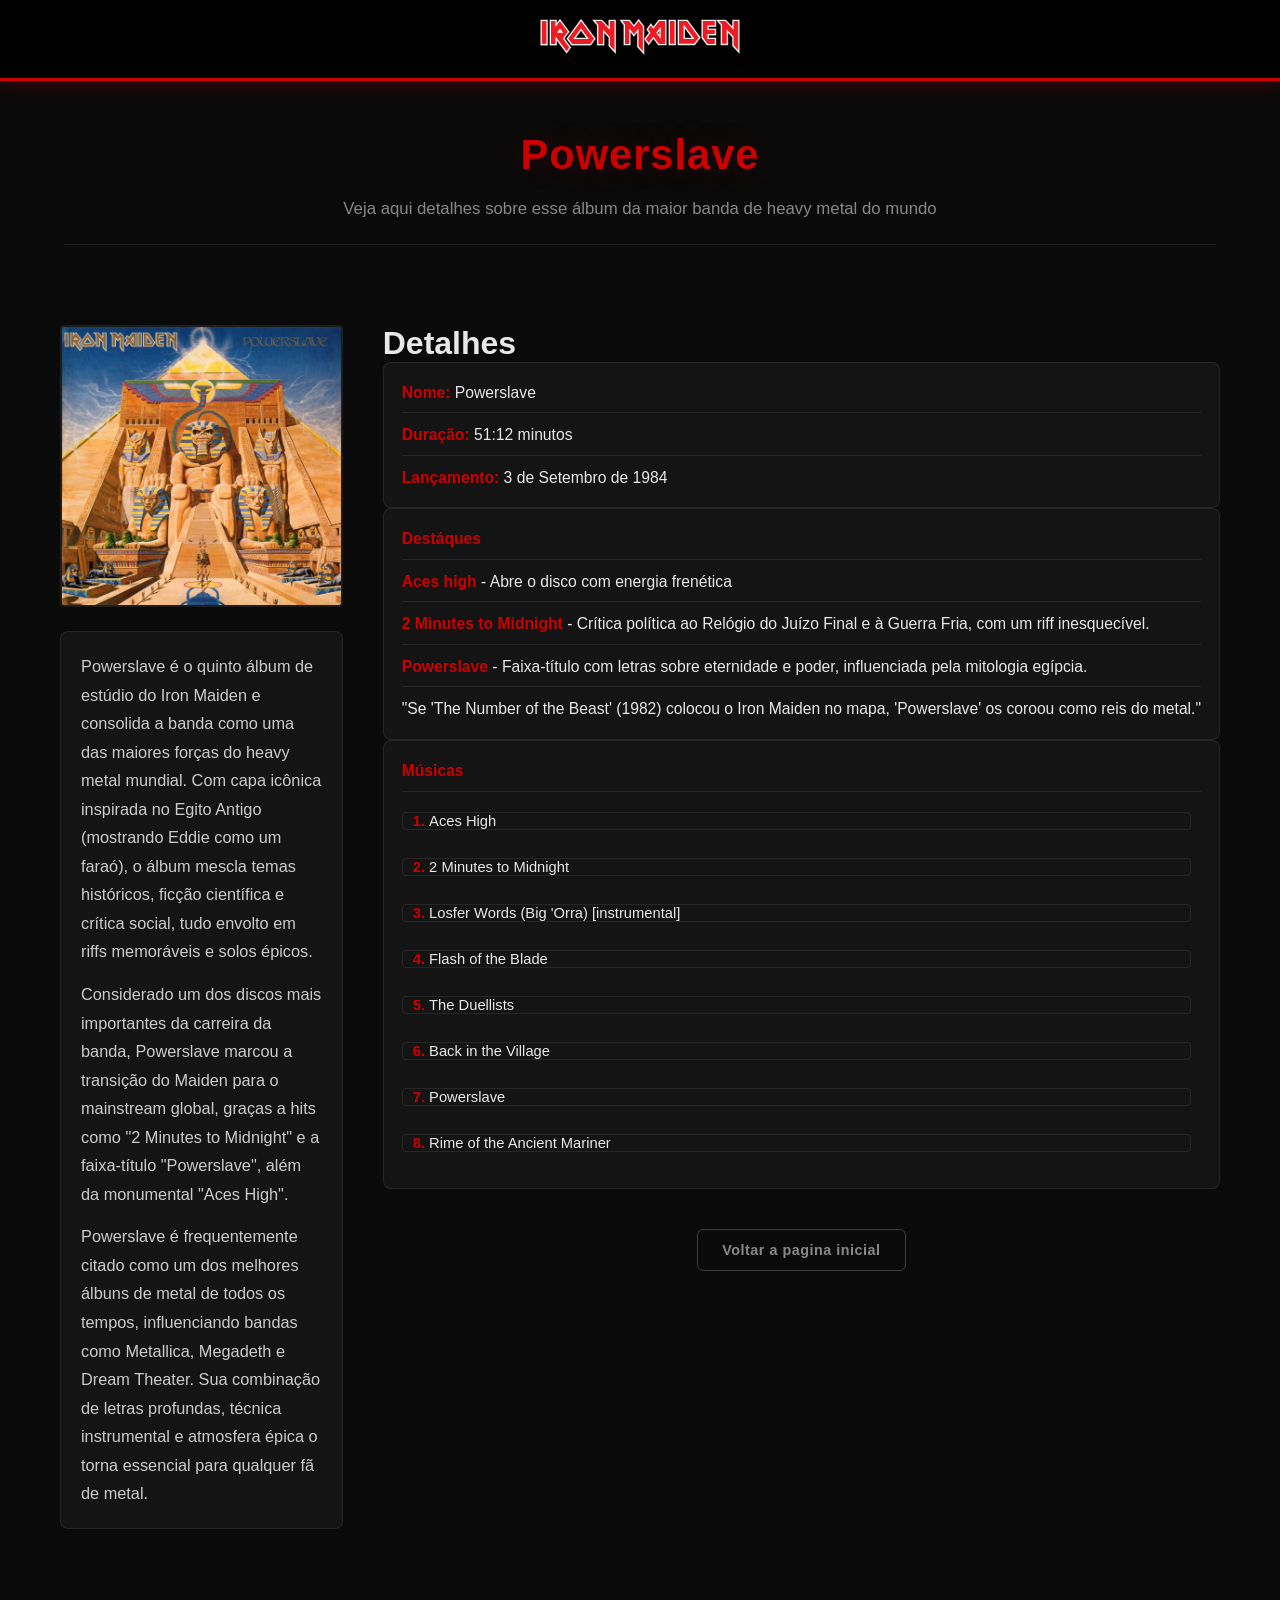
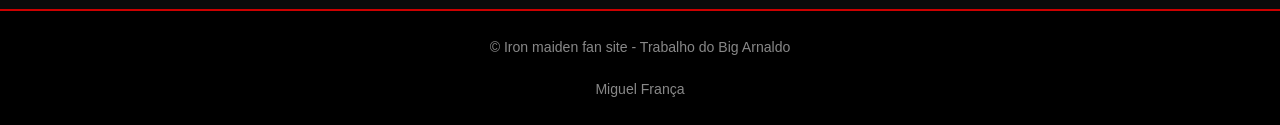
<file: powerslave.html>
<!DOCTYPE html>
<html lang="pt-br">

<head>
    <meta charset="UTF-8">
    <meta name="viewport" content="width=device-width, initial-scale=1.0">
    <title>Álbum - Powerslave</title>
    <link rel="stylesheet" href="css/sla.css">
</head>

<body>
    <header class="topo">
        <a href="https://www.ironmaiden.com/" target="_blank"> <img src="img/logo.svg" alt="logo (iron maiden)"
                width="20%"></a>
    </header>

    <main>
        <div class="intro">
            <h1>Powerslave</h1>
            <p>Veja aqui detalhes sobre esse álbum da maior banda de heavy metal do mundo</p>
        </div>
        <div class="album-page">
            <div class="album">
                <a href="https://open.spotify.com/intl-pt/album/309KOMEivisMmBuzk09635?si=LQ-CGtsMTt2NmWY99QzvCA"
                    target="_blank"><img src="img/powerslave.jpg" alt=""></a>
                <div class="mpb">
                    <p>Powerslave é o quinto álbum de estúdio do Iron Maiden e consolida a banda como uma das maiores
                        forças
                        do heavy metal mundial. Com capa icônica inspirada no Egito Antigo (mostrando Eddie como um
                        faraó),
                        o álbum mescla temas históricos, ficção científica e crítica social, tudo envolto em riffs
                        memoráveis e solos épicos.
                    </p>

                    <p>
                        Considerado um dos discos mais importantes da carreira da banda, Powerslave marcou a transição
                        do
                        Maiden para o mainstream global, graças a hits como "2 Minutes to Midnight" e a faixa-título
                        "Powerslave", além da monumental "Aces High".
                    </p>

                    <p>
                        Powerslave é frequentemente citado como um dos melhores álbuns de metal de todos os tempos,
                        influenciando bandas como Metallica, Megadeth e Dream Theater. Sua combinação de letras
                        profundas,
                        técnica instrumental e atmosfera épica o torna essencial para qualquer fã de metal.
                    </p>

                </div>
            </div>

            <div class="album-detalhe">
                <h1>Detalhes</h1>
                <div class="detalhe-card">
                    <p><span class="so-aceita">Nome:</span> Powerslave</p>
                    <p><span class="so-aceita">Duração:</span> 51:12 minutos</p>
                    <p><span class="so-aceita">Lançamento:</span> 3 de Setembro de 1984 </p>
                </div>
                <div class="detalhe-card">
                    <p class="so-aceita">Destáques</p>
                    <p><span class="so-aceita">Aces high</span> - Abre o disco com energia frenética</p>
                    <p><span class="so-aceita">2 Minutes to Midnight</span> - Crítica política ao Relógio do Juízo Final
                        e à Guerra Fria, com um riff inesquecível.</p>
                    <p><span class="so-aceita">Powerslave</span> - Faixa-título com letras sobre eternidade e poder,
                        influenciada pela mitologia egípcia.</p>

                    <p class="coment">
                        "Se 'The Number of the Beast' (1982) colocou o Iron Maiden no mapa, 'Powerslave' os coroou como
                        reis do metal."

                    </p>

                </div>
                <div class="detalhe-card">
                    <p class="so-aceita"> Músicas</p>
                    <ol>
                        <a href="https://open.spotify.com/intl-pt/track/3wFGRek61NIF330UwJCI52?si=9bf7eac2c1664c74"
                            target="_blank">
                            <li>Aces High</li>
                        </a>
                        <a href="https://open.spotify.com/intl-pt/track/2SrVGpjv0mqCR6j9EZPSm2?si=35f234a8b87d4ae8"
                            target="_blank">
                            <li>2 Minutes to Midnight</li>
                        </a>
                        <a href="https://open.spotify.com/intl-pt/track/3sCrJuZdKyENc8vGSrLvtO?si=696cea99acf547ff"
                            target="_blank">
                            <li>Losfer Words (Big 'Orra) [instrumental]</li>
                        </a>
                        <a href="https://open.spotify.com/intl-pt/track/2yAiIlVQa2wy9M5JnSrjMm?si=2283e7bd37934865"
                            target="_blank">
                            <li>Flash of the Blade</li>
                        </a>
                        <a href="https://open.spotify.com/intl-pt/track/7LU70CH6cL0xLrYAZsiIi2?si=74cf1b32bdfc45e1"
                            target="_blank">
                            <li>The Duellists</li>
                        </a>
                        <a href="https://open.spotify.com/intl-pt/track/7BwF7gYU3jbDondQXu8eKo?si=c359c0f4f27c4ef9"
                            target="_blank">
                            <li>Back in the Village</li>
                        </a>
                        <a href="https://open.spotify.com/intl-pt/track/70wXUzmg3tk3Ci2Ixg1YwO?si=bc3fa3daf80540b1"
                            target="_blank">
                            <li>Powerslave</li>
                        </a>
                        <a href="https://open.spotify.com/intl-pt/track/6K8ROjiPJqyHDJS0sA0dwH?si=c313aac9e6444673"
                            target="_blank">
                            <li>Rime of the Ancient Mariner</li>
                        </a>
                    </ol>
                </div>

                <div class="botoes">
                    <a href="index.html" class="btn btn-voltar">Voltar a pagina inicial</a>


                </div>


            </div>
    </main>

    <footer>
        <p>&copy; Iron maiden fan site - Trabalho do Big Arnaldo</p>
        <br>
        <p>Miguel França</p>
    </footer>

</body>

</html>
</file>
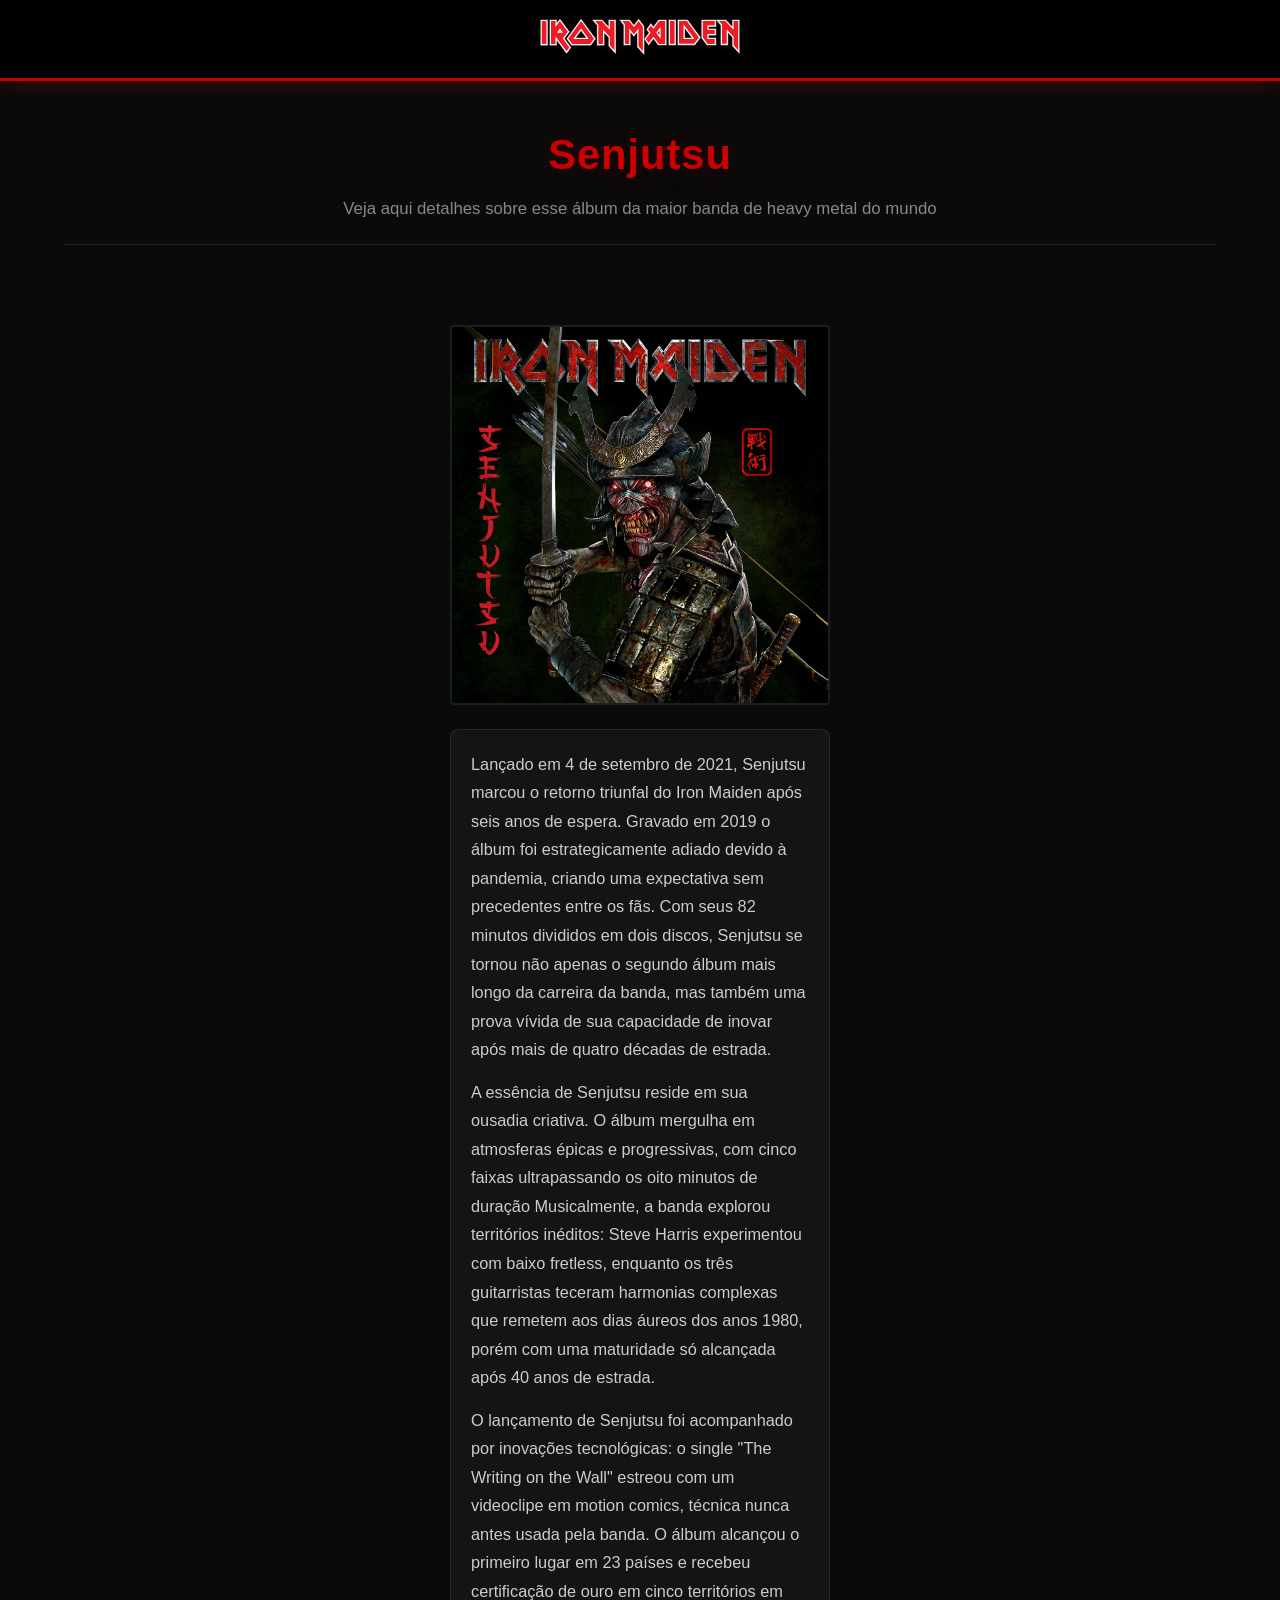
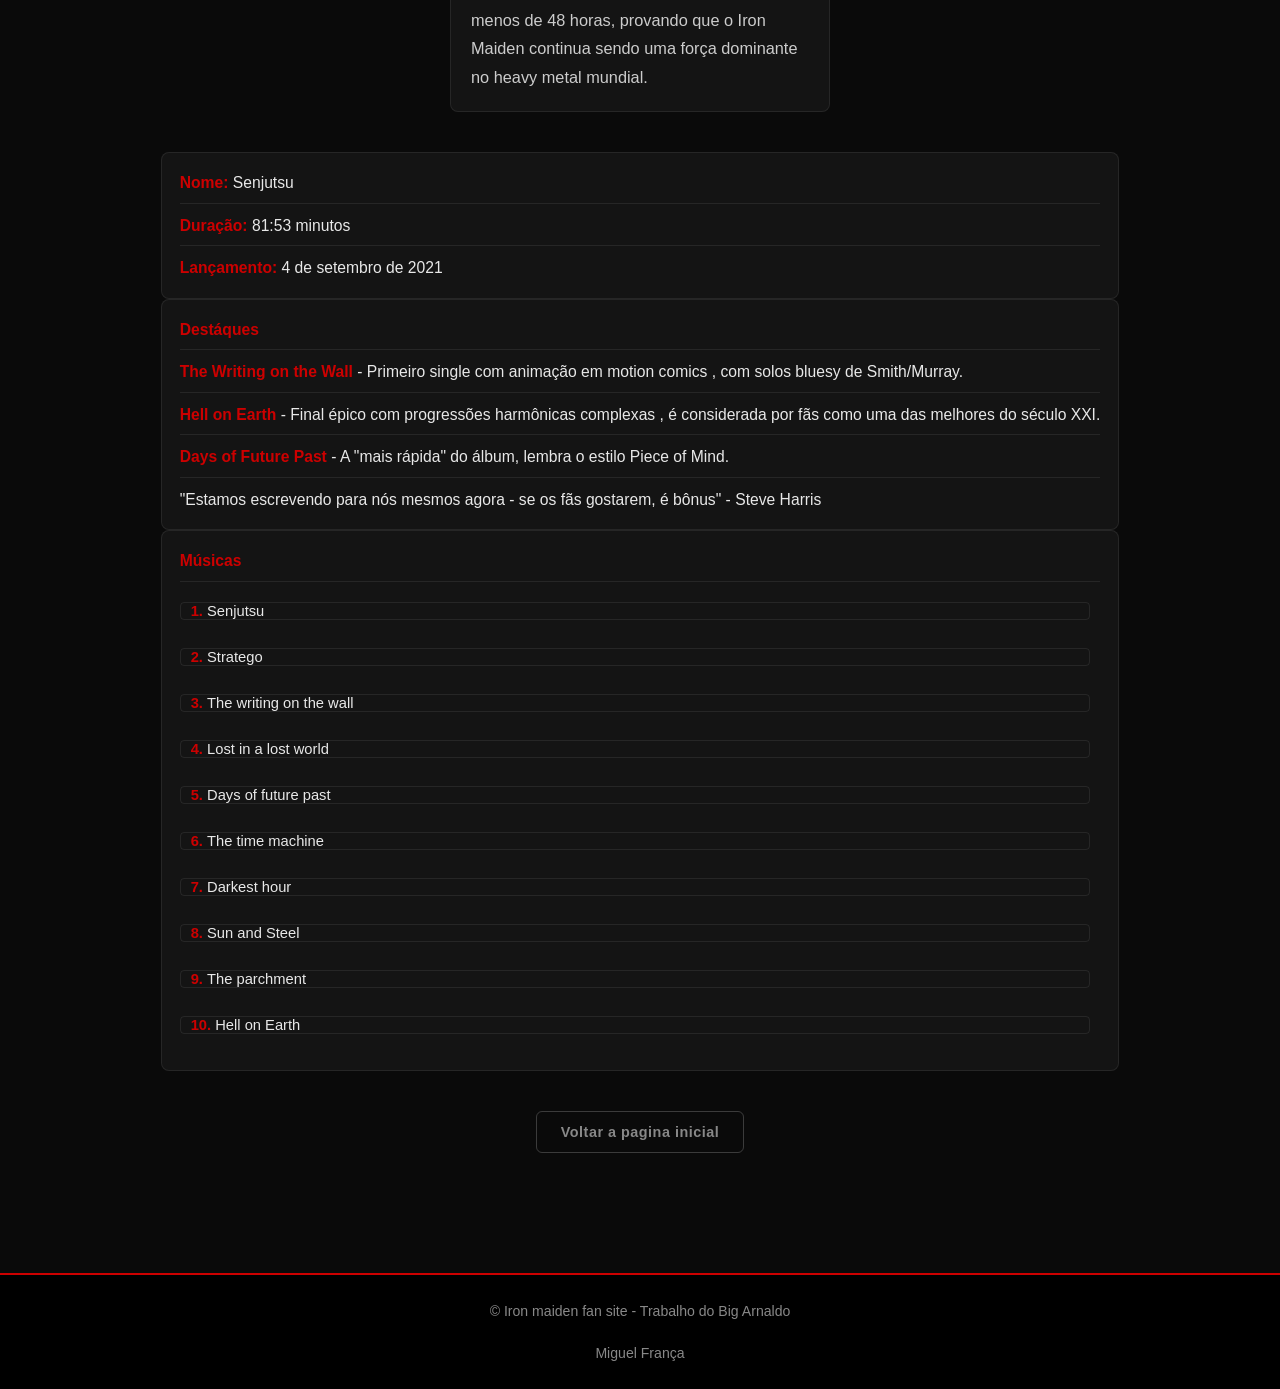
<file: senjutsu.html>
<!DOCTYPE html>
<html lang="pt-br">

<head>
    <meta charset="UTF-8">
    <meta name="viewport" content="width=device-width, initial-scale=1.0">
    <title>Álbum - Senjutsu</title>
    <link rel="stylesheet" href="css/sla.css">
</head>

<body>
    <header class="topo">
        <a href="https://www.ironmaiden.com/" target="_blank"> <img src="img/logo.svg" alt="logo (iron maiden)"
                width="20%"></a>
    </header>

    <main>
        <div class="intro">
            <h1>Senjutsu</h1>
            <p>Veja aqui detalhes sobre esse álbum da maior banda de heavy metal do mundo</p>
        </div>
        <div class="album-page">
            <div class="album">
                <a href="https://open.spotify.com/intl-pt/album/3TymcPWXqsCRA5oSL0TkPU?si=fEc_WpVZQbKoaLLgNSbnqg"><img
                        src="img/Senjustu.jpg" width="100%"></a>
                <div class="mpb">
                    <p>
                        Lançado em 4 de setembro de 2021, Senjutsu marcou o retorno triunfal do Iron Maiden após seis
                        anos de espera. Gravado em 2019 o álbum foi estrategicamente adiado devido à pandemia, criando
                        uma expectativa sem precedentes entre os fãs. Com seus 82 minutos divididos em dois discos,
                        Senjutsu se tornou não apenas o segundo álbum mais longo da carreira da banda, mas também uma
                        prova vívida de sua capacidade de inovar após mais de quatro décadas de estrada.
                    </p>

                    <p>
                        A essência de Senjutsu reside em sua ousadia criativa. O álbum mergulha em atmosferas épicas e
                        progressivas, com cinco faixas ultrapassando os oito minutos de duração Musicalmente, a banda
                        explorou territórios inéditos: Steve Harris experimentou com baixo fretless, enquanto os três
                        guitarristas teceram harmonias complexas que remetem aos dias áureos dos anos 1980, porém com
                        uma maturidade só alcançada após 40 anos de estrada.
                    </p>

                    <p>
                        O lançamento de Senjutsu foi acompanhado por inovações tecnológicas: o single "The Writing on
                        the Wall" estreou com um videoclipe em motion comics, técnica nunca antes usada pela banda. O
                        álbum alcançou o primeiro lugar em 23 países e recebeu certificação de ouro em cinco territórios
                        em menos de 48 horas, provando que o Iron Maiden continua sendo uma força dominante no heavy
                        metal mundial.
                    </p>

                </div>
            </div>

            <div class="album-detalhe">
                <div class="detalhe-card">
                    <p><span class="so-aceita">Nome:</span> Senjutsu</p>
                    <p><span class="so-aceita">Duração:</span> 81:53 minutos</p>
                    <p><span class="so-aceita">Lançamento:</span> 4 de setembro de 2021</p>
                </div>
                <div class="detalhe-card">
                    <p class="so-aceita">Destáques</p>
                    <p><span class="so-aceita">The Writing on the Wall</span> - Primeiro single com animação em motion
                        comics
                        , com solos bluesy de Smith/Murray.</p>
                    <p><span class="so-aceita">Hell on Earth</span> - Final épico com progressões harmônicas complexas
                        , é considerada por fãs como uma das melhores do século XXI.</p>
                    <p><span class="so-aceita">Days of Future Past</span> - A "mais rápida" do álbum, lembra o estilo
                        Piece of Mind.</p>
                    <p class="coment">
                        "Estamos escrevendo para nós mesmos agora - se os fãs gostarem, é bônus" - Steve Harris

                    </p>

                </div>
                <div class="detalhe-card">
                    <p class="so-aceita"> Músicas</p>
                    <ol>
                        <a href="https://open.spotify.com/intl-pt/track/5aCPxXIBHYa2t6BXhKA6o7?si=c142a947062d4df5"
                            target="_blank">
                            <li>Senjutsu</li>
                        </a>
                        <a href="https://open.spotify.com/intl-pt/track/7BOLGsgOMicS0GLmsX940c?si=c38f0f94243b4b96"
                            target="_blank">
                            <li>Stratego</li>
                        </a>
                        <a href="https://open.spotify.com/intl-pt/track/20sXcaJkWP0DdzA58Colw3?si=8a5c099ccd17489d"
                            target="_blank">
                            <li>The writing on the wall</li>
                        </a>
                        <a href="https://open.spotify.com/intl-pt/track/0snEBWqLtpH1lONPTiNref?si=d957ddf54faa4e53"
                            target="_blank">
                            <li>Lost in a lost world</li>
                        </a>
                        <a href="https://open.spotify.com/intl-pt/track/2L42uB1e5wuanTTPEWVe64?si=481a7735ced04c7f"
                            target="_blank">
                            <li>Days of future past</li>
                        </a>
                        <a href="https://open.spotify.com/intl-pt/track/2orfmTbBQtEI1wpukVt40z?si=b4cba549ee394623"
                            target="_blank">
                            <li>The time machine</li>
                        </a>
                        <a href="https://open.spotify.com/intl-pt/track/01n8OBPVoR4dotXQxwhnH6?si=977c28cf76834b4b1b8"
                            target="_blank">
                            <li>Darkest hour</li>
                        </a>
                        <a href="https://open.spotify.com/intl-pt/track/2Ks5ndUJWiUEQEZ3ttIhFa?si=70fba93b5f0f44b9"
                            target="_blank">
                            <li>Sun and Steel</li>
                        </a>
                        <a href="https://open.spotify.com/intl-pt/track/55y0pLHkNTaX2MdB4XmHU3?si=bae08ff343854a1f"
                            target="_blank">
                            <li>The parchment</li>
                        </a>
                        <a href="https://open.spotify.com/intl-pt/track/19Z0EtM84F2Wbw17KPD88o?si=3d1d904721ee4664"
                            target="_blank">
                            <li>Hell on Earth</li>
                        </a>
                    </ol>
                </div>

                <div class="botoes">
                    <a href="index.html" class="btn btn-voltar">Voltar a pagina inicial</a>


                </div>


            </div>
        </div>
    </main>

    <footer>
        <p>&copy; Iron maiden fan site - Trabalho do Big Arnaldo</p>
        <br>
        <p>Miguel França</p>
    </footer>

</body>

</html>
</file>
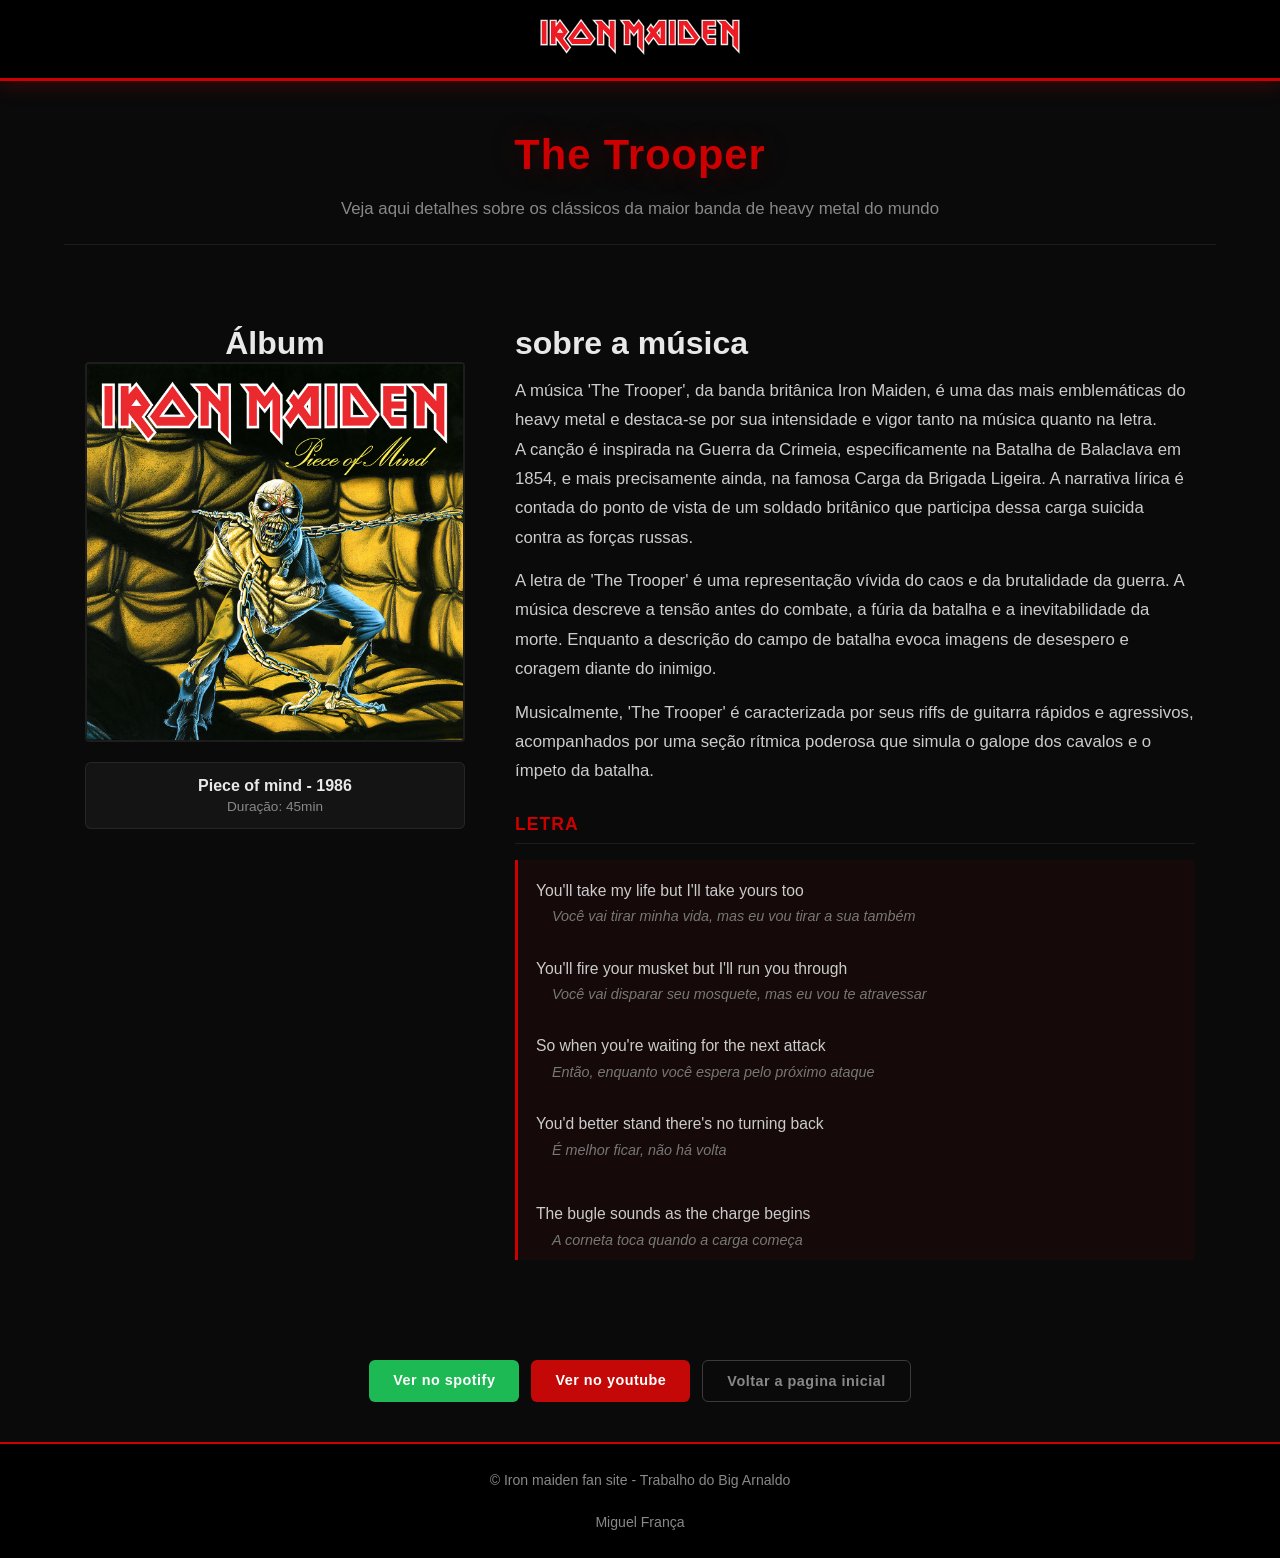
<file: the_trooper.html>
<!DOCTYPE html>
<html lang="pt-br">

<head>
    <meta charset="UTF-8">
    <meta name="viewport" content="width=device-width, initial-scale=1.0">
    <link rel="stylesheet" href="css/sla.css">
    <title>The Trooper</title>
</head>

<body>
    <header class="topo">

        <a href="https://www.ironmaiden.com/" target="_blank"> <img src="img/logo.svg" alt="logo (iron maiden)"
                width="20%"></a>
    </header>

    <div class="intro">
        <h1>The Trooper</h1>
        <p>Veja aqui detalhes sobre os clássicos da maior banda de heavy metal do mundo</p>
    </div>

    <main class="pedra">
        <div class="conteudo">
            <div class="capa-album">
                <h1>Álbum</h1>
                <a href="piece_of_mind.html"><img src="img/Piece of mind.jpg" alt=""></a>
                <div class="album-info">
                    <h3>Piece of mind - 1986</h3>
                    <p>Duração: 45min</p>
                </div>
                <div class="musica">
                    <iframe style="border-radius:12px"
                        src="https://open.spotify.com/embed/track/4OROzZUy6gOWN4UGQVaZMF?utm_source=generator&theme=0"
                        width="100%" height="132" frameBorder="0" allowfullscreen=""
                        allow="autoplay; clipboard-write; encrypted-media; fullscreen; picture-in-picture"
                        loading="lazy"></iframe>
                </div>
            </div>

            <div class="musica-info">
                <div class="letra-info">
                    <h1>sobre a música</h1>
                    <p>
                        A música 'The Trooper', da banda britânica Iron Maiden, é uma das mais emblemáticas do heavy
                        metal e destaca-se por sua intensidade e vigor tanto na música quanto na letra. <br> A canção é
                        inspirada na Guerra da Crimeia, especificamente na Batalha de Balaclava em 1854, e mais
                        precisamente ainda, na famosa Carga da Brigada Ligeira. A narrativa lírica é contada do ponto de
                        vista de um soldado britânico que participa dessa carga suicida contra as forças russas.
                    </p>
                    <p>
                        A letra de 'The Trooper' é uma representação vívida do caos e da brutalidade da guerra. A música
                        descreve a tensão antes do combate, a fúria da batalha e a inevitabilidade da morte. Enquanto a
                        descrição do campo de batalha evoca imagens de desespero e coragem diante do inimigo.
                    </p>
                    <p>
                        Musicalmente, 'The Trooper' é caracterizada por seus riffs de guitarra rápidos e agressivos,
                        acompanhados por uma seção rítmica poderosa que simula o galope dos cavalos e o ímpeto da
                        batalha.
                    </p>
                </div>

                <div class="n">
                    <h3 class="secao-titulo">Letra</h3>
                    <div class="letra">
                        <div class="lyrics-container">
                            <p>You'll take my life but I'll take yours too<br>
                                <span class="traducao">Você vai tirar minha vida, mas eu vou tirar a sua
                                    também</span><br>
                                You'll fire your musket but I'll run you through<br>
                                <span class="traducao">Você vai disparar seu mosquete, mas eu vou te
                                    atravessar</span><br>
                                So when you're waiting for the next attack<br>
                                <span class="traducao">Então, enquanto você espera pelo próximo ataque</span><br>
                                You'd better stand there's no turning back<br>
                                <span class="traducao">É melhor ficar, não há volta</span><br>
                            </p>

                            <p>The bugle sounds as the charge begins<br>
                                <span class="traducao">A corneta toca quando a carga começa</span><br>
                                But on this battlefield no one wins<br>
                                <span class="traducao">Mas neste campo de batalha ninguém vence</span><br>
                                The smell of acrid smoke and horses' breath<br>
                                <span class="traducao">O cheiro de fumo acre e o bafo dos cavalos</span><br>
                                As I plunge on into certain death<br>
                                <span class="traducao">Enquanto me lanço em direção à morte certa</span><br>
                            </p>

                            <p>The horse he sweats with fear we break to run<br>
                                <span class="traducao">O cavalo sua de medo, rompemos em disparada</span><br>
                                The mighty roar of the Russian guns<br>
                                <span class="traducao">O poderoso rugido dos canhões russos</span><br>
                                And as we race towards the human wall<br>
                                <span class="traducao">E enquanto corremos em direção à muralha humana</span><br>
                                The screams of pain as my comrades fall<br>
                                <span class="traducao">Os gritos de dor quando meus camaradas caem</span><br>
                            </p>

                            <p>We hurdle bodies that lay on the ground<br>
                                <span class="traducao">Saltamos sobre corpos que jazem no chão</span><br>
                                And the Russians fire another round<br>
                                <span class="traducao">E os russos disparam outra salva</span><br>
                                We get so near yet so far away<br>
                                <span class="traducao">Chegamos tão perto, mas ainda tão longe</span><br>
                                We won't live to fight another day<br>
                                <span class="traducao">Não viveremos para lutar outro dia</span><br>
                            </p>

                            <p>We get so close near enough to fight<br>
                                <span class="traducao">Chegamos tão perto, o bastante para lutar</span><br>
                                When a Russian gets me in his sights<br>
                                <span class="traducao">Quando um russo me mira em sua visão</span><br>
                                He pulls the trigger and I feel the blow<br>
                                <span class="traducao">Ele puxa o gatilho e eu sinto o golpe</span><br>
                                A burst of rounds take my horse below<br>
                                <span class="traducao">Uma rajada de balas derruba meu cavalo</span><br>
                            </p>

                            <p>And as I lay there gazing at the sky<br>
                                <span class="traducao">E enquanto eu deito lá, olhando para o céu</span><br>
                                My body's numb and my throat is dry<br>
                                <span class="traducao">Meu corpo está entorpecido e minha garganta seca</span><br>
                                And as I lay forgotten and alone<br>
                                <span class="traducao">E enquanto eu deito esquecido e sozinho</span><br>
                                Without a tear I draw my parting groan<br>
                                <span class="traducao">Sem uma lágrima, eu solto meu último gemido</span><br>
                            </p>
                        </div>

                    </div>

                </div>

            </div>
    </main>
    <div class="botoes">
        <a href="https://open.spotify.com/intl-pt/track/4OROzZUy6gOWN4UGQVaZMF?si=d568a9a1bcd44634"
            class="btn btn-spotify" target="_blank">Ver no spotify</a>
        <a class="btn btn-tube" href="https://youtu.be/-QEb0iZ9uxc" target="_blank">Ver no youtube</a>
        <a href="index.html" class="btn btn-voltar">Voltar a pagina inicial</a>


    </div>
    </div>


    <footer>
        <p>&copy; Iron maiden fan site - Trabalho do Big Arnaldo</p>
        <br>
        <p>Miguel França</p>
    </footer>


</body>

</html>
</file>
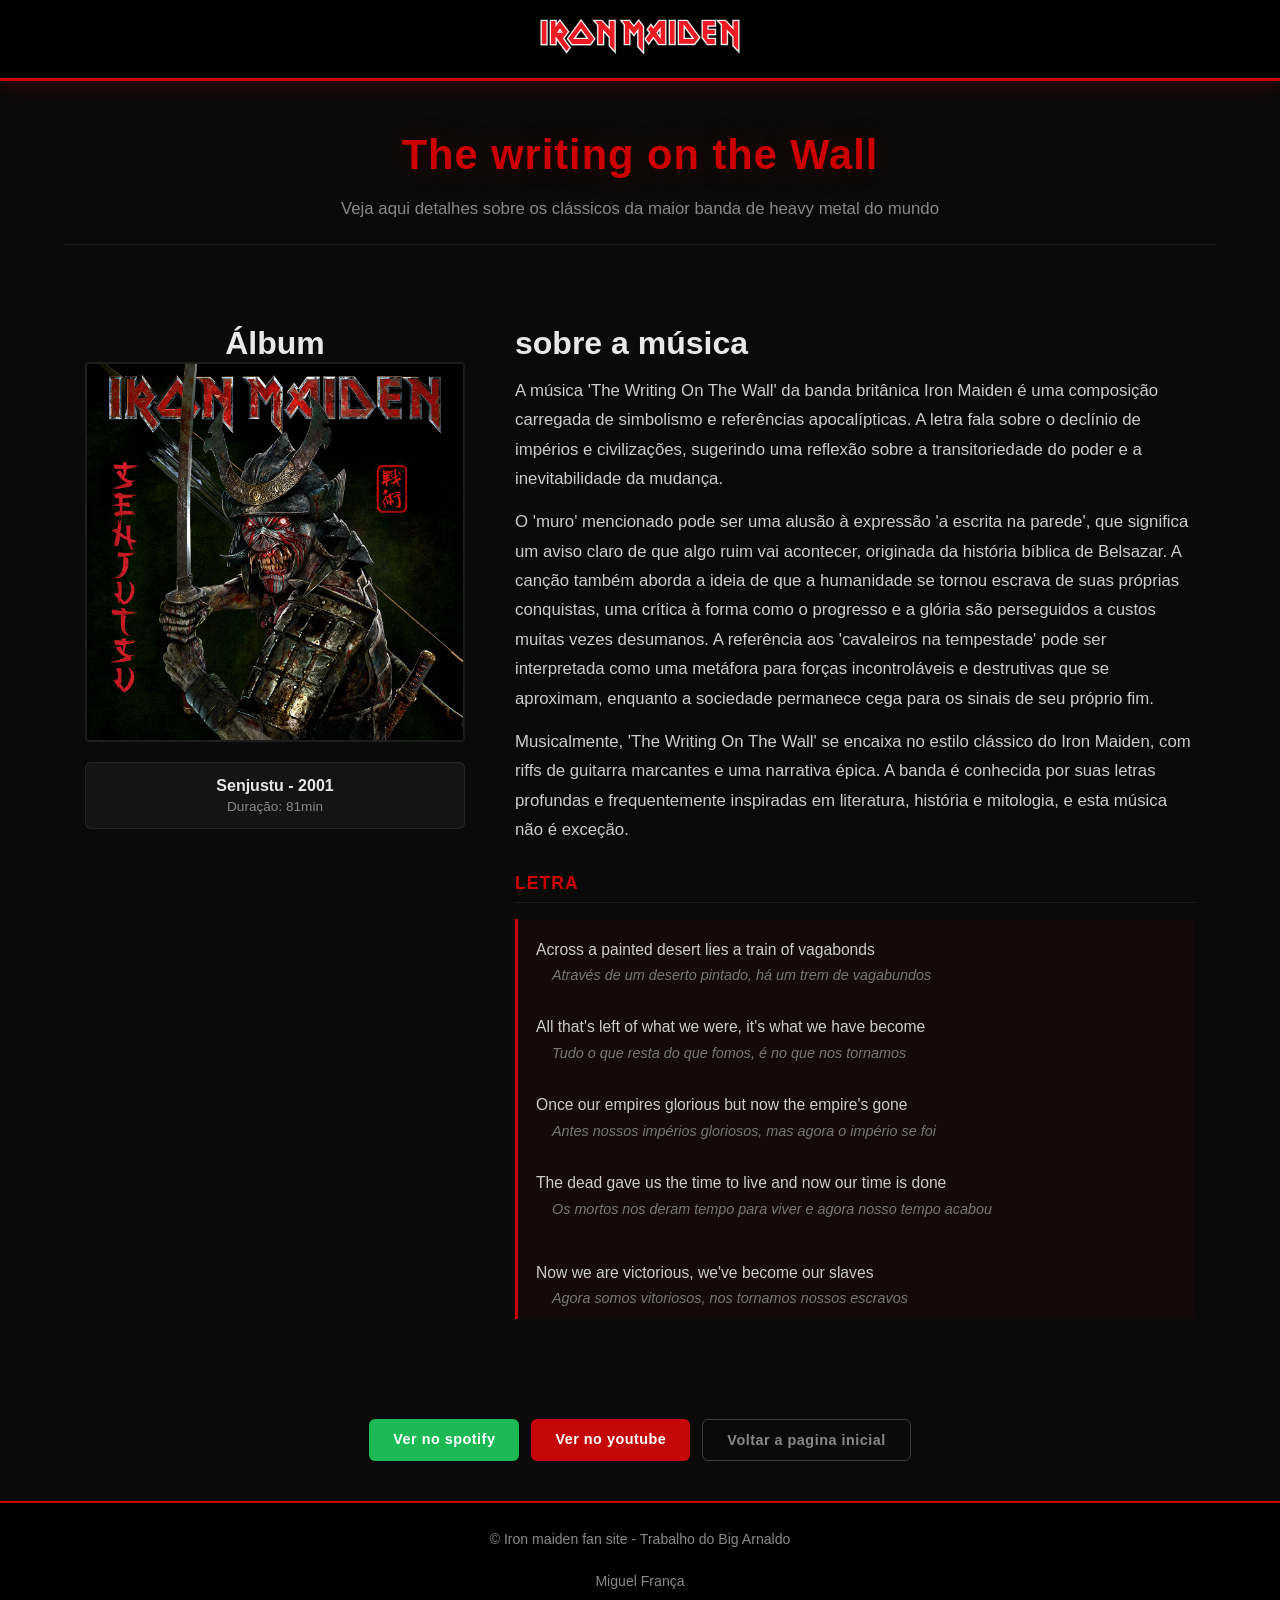
<file: the_writing_on_the_wall.html>
<!DOCTYPE html>
<html lang="pt-br">

<head>
    <meta charset="UTF-8">
    <meta name="viewport" content="width=device-width, initial-scale=1.0">
    <link rel="stylesheet" href="css/sla.css">
    <title>The writing on the wall</title>
</head>

<body>
    <header class="topo">
        <center>
            <a href="https://www.ironmaiden.com/" target="_blank"> <img src="img/logo.svg" alt="logo (iron maiden)"
                    width="20%"></a>
        </center>
    </header>

    <div class="intro">
        <h1>The writing on the Wall</h1>
        <p>Veja aqui detalhes sobre os clássicos da maior banda de heavy metal do mundo</p>
    </div>

    <main class="pedra">
        <div class="conteudo">
            <div class="capa-album">
                <h1>Álbum</h1>
                <a href="senjutsu.html"><img src="img/Senjustu.jpg" alt=""></a>
                <div class="album-info">
                    <h3>Senjustu - 2001</h3>
                    <p>Duração: 81min</p>
                </div>
                <div class="musica">
                    <iframe style="border-radius:12px"
                        src="https://open.spotify.com/embed/track/20sXcaJkWP0DdzA58Colw3?utm_source=generator&theme=0"
                        width="100%" height="132" frameBorder="0" allowfullscreen=""
                        allow="autoplay; clipboard-write; encrypted-media; fullscreen; picture-in-picture"
                        loading="lazy"></iframe>
                </div>
            </div>

            <div class="musica-info">
                <div class="letra-info">
                    <h1>sobre a música</h1>
                    <p>
                        A música 'The Writing On The Wall' da banda britânica Iron Maiden é uma composição carregada de
                        simbolismo e referências apocalípticas. A letra fala sobre o declínio de impérios e
                        civilizações, sugerindo uma reflexão sobre a transitoriedade do poder e a inevitabilidade da
                        mudança.
                    </p>
                    <p>
                        O 'muro' mencionado pode ser uma alusão à expressão 'a escrita na parede', que significa um
                        aviso claro de que algo ruim vai acontecer, originada da história bíblica de Belsazar. A canção
                        também aborda a ideia de que a humanidade se tornou escrava de suas próprias conquistas, uma
                        crítica à forma como o progresso e a glória são perseguidos a custos muitas vezes desumanos. A
                        referência aos 'cavaleiros na tempestade' pode ser interpretada como uma metáfora para forças
                        incontroláveis e destrutivas que se aproximam, enquanto a sociedade permanece cega para os
                        sinais de seu próprio fim.
                    </p>
                    <p>
                        Musicalmente, 'The Writing On The Wall' se encaixa no estilo clássico do Iron Maiden, com riffs
                        de guitarra marcantes e uma narrativa épica. A banda é conhecida por suas letras profundas e
                        frequentemente inspiradas em literatura, história e mitologia, e esta música não é exceção.
                    </p>

                </div>

                <div class="n">
                    <h3 class="secao-titulo">Letra</h3>
                    <div class="letra">
                        <p>Across a painted desert lies a train of vagabonds<br>
                            <span class="traducao">Através de um deserto pintado, há um trem de vagabundos</span><br>
                            All that's left of what we were, it's what we have become<br>
                            <span class="traducao">Tudo o que resta do que fomos, é no que nos tornamos</span><br>
                            Once our empires glorious but now the empire's gone<br>
                            <span class="traducao">Antes nossos impérios gloriosos, mas agora o império se
                                foi</span><br>
                            The dead gave us the time to live and now our time is done<br>
                            <span class="traducao">Os mortos nos deram tempo para viver e agora nosso tempo
                                acabou</span><br>
                        </p>

                        <p>Now we are victorious, we've become our slaves<br>
                            <span class="traducao">Agora somos vitoriosos, nos tornamos nossos escravos</span><br>
                            A land of hope and glory, building graveyards for the brave<br>
                            <span class="traducao">Uma terra de esperança e glória, construindo cemitérios para os
                                bravos</span><br>
                        </p>

                        <p class="refrao">Have you seen the writing on the wall?<br>
                            <span class="traducao">Você viu a escrita na parede?</span><br>
                            Have you seen that writing?<br>
                            <span class="traducao">Você viu aquela escrita?</span><br>
                            Can you see the riders on the storm?<br>
                            <span class="traducao">Consegue ver os cavaleiros na tempestade?</span><br>
                            Can you see them riding?<br>
                            <span class="traducao">Consegue vê-los cavalgando?</span><br>
                            Can you see them riding?<br>
                            <span class="traducao">Consegue vê-los cavalgando?</span><br>
                        </p>

                        <p>Holding on to fury is that all we ever know<br>
                            <span class="traducao">Apegar-se à fúria é tudo que conhecemos</span><br>
                            Ignorance our judge and jury all we've got to show<br>
                            <span class="traducao">Ignorância nosso juiz e júri, tudo que temos para mostrar</span><br>
                            From Hollywood to Babylon<br>
                            <span class="traducao">De Hollywood à Babilônia</span><br>
                            Holy war to kingdom come<br>
                            <span class="traducao">Guerra santa até o reino vir</span><br>
                            On a trail of dust and ashes<br>
                            <span class="traducao">Em uma trilha de poeira e cinzas</span><br>
                            When the burning sky is done<br>
                            <span class="traducao">Quando o céu em chamas terminar</span><br>
                        </p>

                        <p class="ponte">A tide of change is coming and that is what you fear<br>
                            <span class="traducao">Uma maré de mudança está chegando e é isso que você teme</span><br>
                            The earthquake is a coming, but you don't want to hear<br>
                            <span class="traducao">O terremoto está chegando, mas você não quer ouvir</span><br>
                            You're just too blind to see<br>
                            <span class="traducao">Você está cego demais para ver</span><br>
                        </p>

                        <p class="refrao-destaque">Have you seen the writing on the wall?<br>
                            <span class="traducao">Você viu a escrita na parede?</span><br>
                            Have you seen that writing?<br>
                            <span class="traducao">Você viu aquela escrita?</span><br>
                            Can you see the riders on the storm?<br>
                            <span class="traducao">Consegue ver os cavaleiros na tempestade?</span><br>
                            Can you see them riding?<br>
                            <span class="traducao">Consegue vê-los cavalgando?</span><br>
                            Can you see them riding?<br>
                            <span class="traducao">Consegue vê-los cavalgando?</span><br>
                            Riding next to you<br>
                            <span class="traducao">Cavalgando ao seu lado</span><br>
                        </p>

                        <p class="outro">Have you seen the writing on the wall?<br>
                            <span class="traducao">Você viu a escrita na parede?</span><br>
                            Have you seen that writing?<br>
                            <span class="traducao">Você viu aquela escrita?</span><br>
                            Can you see the riders on the storm?<br>
                            <span class="traducao">Consegue ver os cavaleiros na tempestade?</span><br>
                            Can you see them riding?<br>
                            <span class="traducao">Consegue vê-los cavalgando?</span><br>
                            Can you see them riding?<br>
                            <span class="traducao">Consegue vê-los cavalgando?</span><br>
                            Riding next to you<br>
                            <span class="traducao">Cavalgando ao seu lado</span><br>
                        </p>
                    </div>
                </div>

            </div>
    </main>
    <div class="botoes">
        <a href="https://open.spotify.com/track/20sXcaJkWP0DdzA58Colw3?si=05d11061ddab44c1" target="_blank"
            class="btn btn-spotify">Ver no spotify</a>
        <a class="btn btn-tube" href="https://youtu.be/FhBnW7bZHEE" target="_blank">Ver no youtube</a>
        <a href="index.html" class="btn btn-voltar">Voltar a pagina inicial</a>
    </div>
    </div>
    </div>


    <footer>
        <p>&copy; Iron maiden fan site - Trabalho do Big Arnaldo</p>
        <br>
        <p>Miguel França</p>
    </footer>


</body>

</html>
</file>
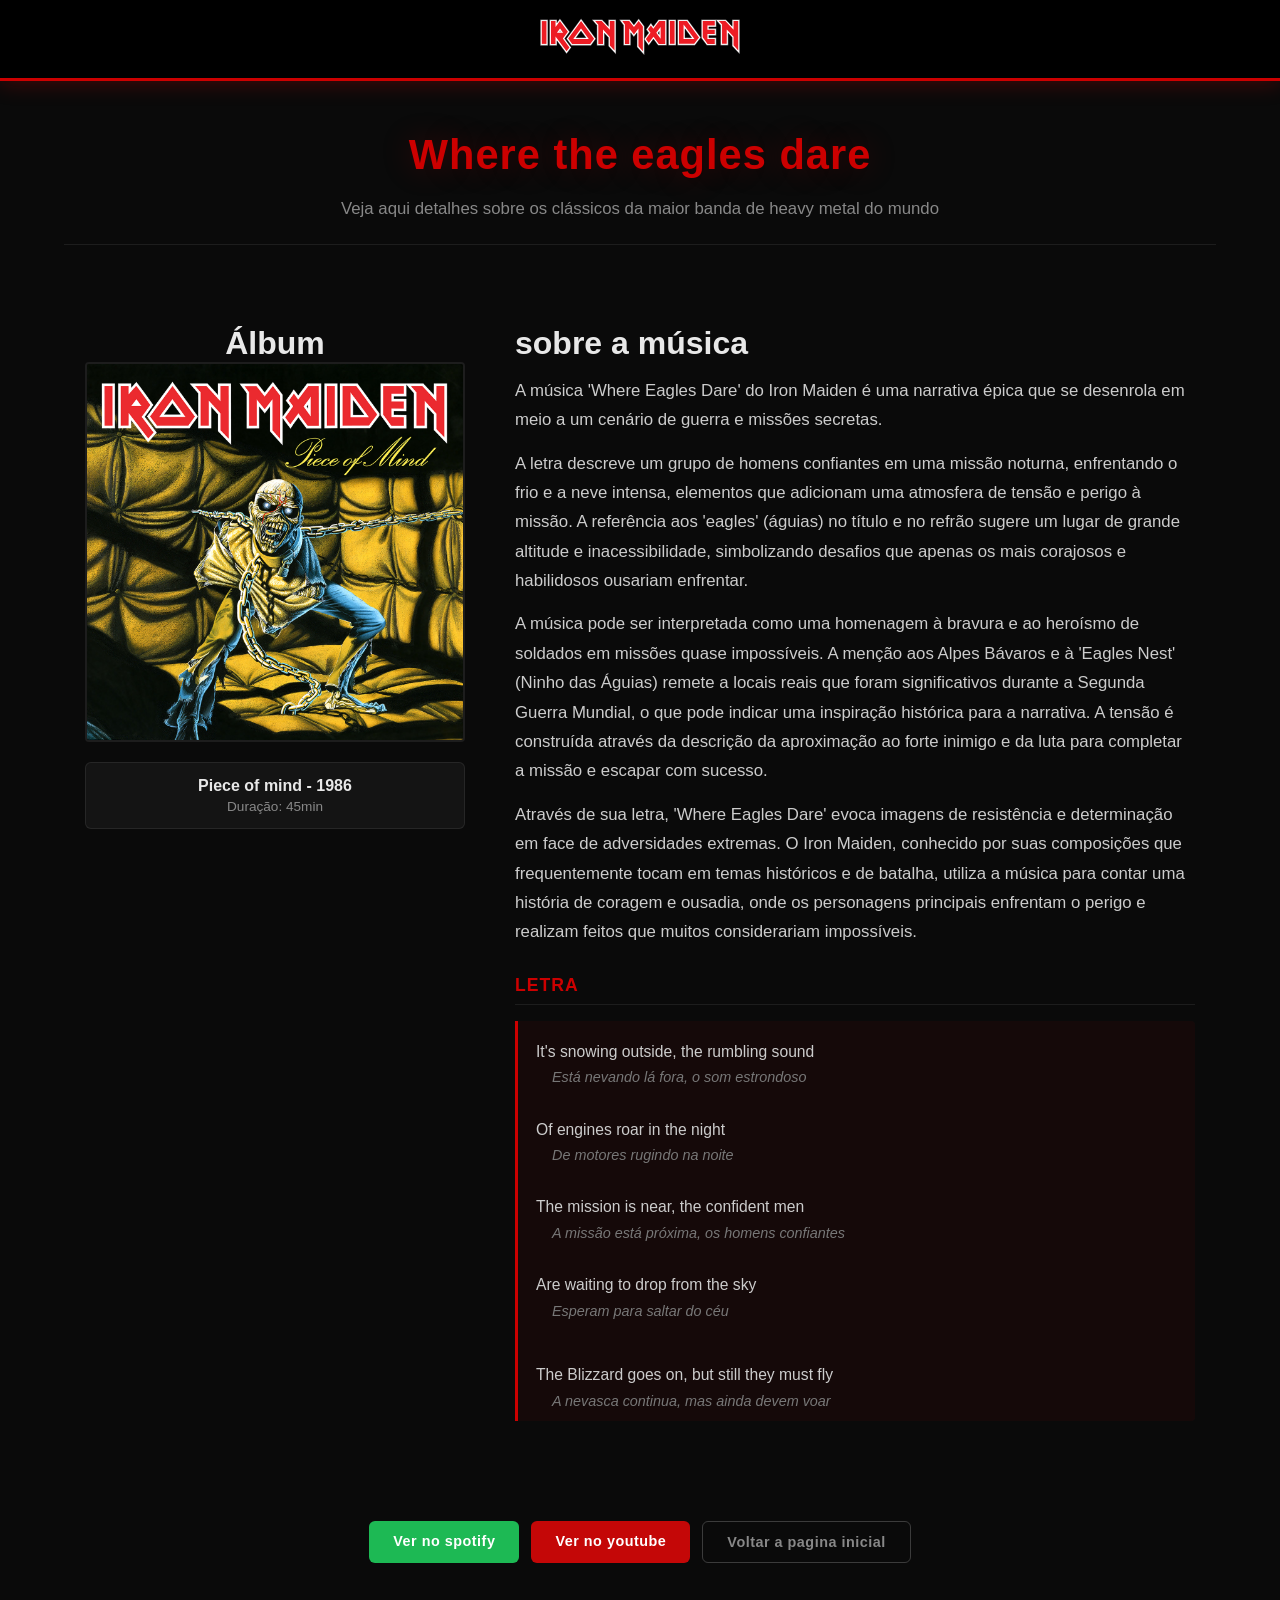
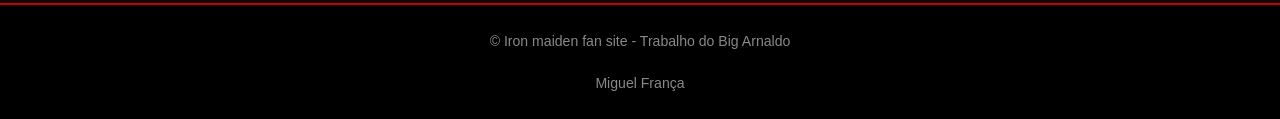
<file: Where_the_eagles_dare.html>
<!DOCTYPE html>
<html lang="pt-br">

<head>
    <meta charset="UTF-8">
    <meta name="viewport" content="width=device-width, initial-scale=1.0">
    <link rel="stylesheet" href="css/sla.css">
    <title>Where the eagles dare</title>
</head>

<body>
    <header class="topo">
        <a href="https://www.ironmaiden.com/" target="_blank"> <img src="img/logo.svg" alt="logo (iron maiden)"
                width="20%"></a>
    </header>

    <div class="intro">
        <h1>Where the eagles dare</h1>
        <p>Veja aqui detalhes sobre os clássicos da maior banda de heavy metal do mundo</p>
    </div>

    <main class="pedra">
        <div class="conteudo">
            <div class="capa-album">
                <h1>Álbum</h1>
                <a href="piece_of_mind.html"><img src="img/Piece of mind.jpg" alt=""></a>
                <div class="album-info">
                    <h3>Piece of mind - 1986</h3>
                    <p>Duração: 45min</p>
                </div>
                <div class="musica">
                    <iframe style="border-radius:12px"
                        src="https://open.spotify.com/embed/track/5QtlbCKhAL70eQM9dbzoR8?utm_source=generator&theme=0"
                        width="100%" height="132" frameBorder="0" allowfullscreen=""
                        allow="autoplay; clipboard-write; encrypted-media; fullscreen; picture-in-picture"
                        loading="lazy"></iframe>
                </div>
            </div>

            <div class="musica-info">
                <div class="letra-info">
                    <h1>sobre a música</h1>
                    <p>
                        A música 'Where Eagles Dare' do Iron Maiden é uma narrativa épica que se desenrola em meio a um
                        cenário de guerra e missões secretas.
                    </p>
                    <p>A letra descreve um grupo de homens confiantes em uma missão noturna, enfrentando o frio e a neve
                        intensa, elementos que adicionam uma atmosfera de tensão e perigo à missão. A referência aos
                        'eagles' (águias) no título e no refrão sugere um lugar de grande altitude e inacessibilidade,
                        simbolizando desafios que apenas os mais corajosos e habilidosos ousariam enfrentar.
                    </p>
                    <p>
                        A música pode ser interpretada como uma homenagem à bravura e ao heroísmo de soldados em missões
                        quase impossíveis. A menção aos Alpes Bávaros e à 'Eagles Nest' (Ninho das Águias) remete a
                        locais reais que foram significativos durante a Segunda Guerra Mundial, o que pode indicar uma
                        inspiração histórica para a narrativa. A tensão é construída através da descrição da aproximação
                        ao forte inimigo e da luta para completar a missão e escapar com sucesso.
                    </p>
                    <p>
                        Através de sua letra, 'Where Eagles Dare' evoca imagens de resistência e determinação em face de
                        adversidades extremas. O Iron Maiden, conhecido por suas composições que frequentemente tocam em
                        temas históricos e de batalha, utiliza a música para contar uma história de coragem e ousadia,
                        onde os personagens principais enfrentam o perigo e realizam feitos que muitos considerariam
                        impossíveis.
                    </p>
                </div>

                <div class="n">
                    <h3 class="secao-titulo">Letra</h3>
                    <div class="letra">
                        <p>It's snowing outside, the rumbling sound<br>
                            <span class="traducao">Está nevando lá fora, o som estrondoso</span><br>
                            Of engines roar in the night<br>
                            <span class="traducao">De motores rugindo na noite</span><br>
                            The mission is near, the confident men<br>
                            <span class="traducao">A missão está próxima, os homens confiantes</span><br>
                            Are waiting to drop from the sky<br>
                            <span class="traducao">Esperam para saltar do céu</span><br>
                        </p>

                        <p class="pre-refrao">The Blizzard goes on, but still they must fly<br>
                            <span class="traducao">A nevasca continua, mas ainda devem voar</span><br>
                            No one should go where eagles dare<br>
                            <span class="traducao">Ninguém deveria ir onde as águias ousam</span><br>
                        </p>

                        <p>Bavarian Alps that lay all around<br>
                            <span class="traducao">Alpes Bávaros que se estendem por toda parte</span><br>
                            They seem to stare from below<br>
                            <span class="traducao">Parecem observar de baixo</span><br>
                            The enemy lines a long time passed<br>
                            <span class="traducao">As linhas inimigas há muito ultrapassadas</span><br>
                            Are lying deep in the snow<br>
                            <span class="traducao">Jazem profundas na neve</span><br>
                        </p>

                        <p class="refrao">Into the night they fall through the sky<br>
                            <span class="traducao">Na noite eles caem pelo céu</span><br>
                            No one should fly where eagles dare<br>
                            <span class="traducao">Ninguém deveria voar onde as águias ousam</span><br>
                        </p>

                        <p>They're closing in, the fortress is near<br>
                            <span class="traducao">Eles se aproximam, a fortaleza está perto</span><br>
                            It's standing high in the sky<br>
                            <span class="traducao">Erguida no alto do céu</span><br>
                            The cable car's the only way in<br>
                            <span class="traducao">O teleférico é o único caminho</span><br>
                            It's really impossible to climb<br>
                            <span class="traducao">É realmente impossível escalar</span><br>
                        </p>

                        <p>They make their way, but maybe too late<br>
                            <span class="traducao">Eles seguem, mas talvez tarde demais</span><br>
                            They've got to try to save the day<br>
                            <span class="traducao">Eles precisam tentar salvar o dia</span><br>
                        </p>

                        <p>The panicking cries, the roaring of guns<br>
                            <span class="traducao">Os gritos de pânico, o rugir das armas</span><br>
                            Are echoing all around the valley<br>
                            <span class="traducao">Ecoam por todo o vale</span><br>
                            The mission complete, they make to escape<br>
                            <span class="traducao">Missão cumprida, eles escapam</span><br>
                            Away from the Eagles Nest<br>
                            <span class="traducao">Para longe do Ninho da Águia</span><br>
                        </p>

                        <p class="final-destaque">They dared to go where no one would try<br>
                            <span class="traducao">Eles ousaram ir onde ninguém tentaria</span><br>
                            They chose to fly where eagles dare<br>
                            <span class="traducao">Eles escolheram voar onde as águias ousam</span><br>
                        </p>

                    </div>

                </div>

            </div>
    </main>
    <div class="botoes">
        <a href="https://open.spotify.com/intl-pt/track/5QtlbCKhAL70eQM9dbzoR8?si=aa871050ba484ea9"
            class="btn btn-spotify" target="_blank">Ver no spotify</a>
        <a class="btn btn-tube" href="https://youtu.be/NGqbJiq675s" target="_blank">Ver no youtube</a>
        <a href="index.html" class="btn btn-voltar">Voltar a pagina inicial</a>


    </div>
    </div>


    <footer>
        <p>&copy; Iron maiden fan site - Trabalho do Big Arnaldo</p>
        <br>
        <p>Miguel França</p>
    </footer>


</body>

</html>
</file>
<file: css/sla.css>
:root {
    --red: #cc0000;
    --red-dark: #8a0000;
    --red-glow: rgba(204, 0, 0, 0.25);
    --bg: #0a0a0a;
    --bg-card: #141414;
    --bg-card-hover: #1e1e1e;
    --border: rgba(255, 255, 255, 0.08);
    --border-hover: rgba(255, 255, 255, 0.2);
    --text: #e8e8e8;
    --text-muted: #888;
    --font: 'Segoe UI', Arial, Helvetica, sans-serif;
}

* {
    padding: 0;
    margin: 0;
    box-sizing: border-box;
    color: var(--text);
    font-family: var(--font);
}

body {
    background-color: var(--bg);
    min-height: 100vh;
    display: flex;
    flex-direction: column;
}

/* HEADER */
header.topo {
    background: #000;
    padding: 18px 0;
    border-bottom: 3px solid var(--red);
    text-align: center;
    position: sticky;
    top: 0;
    z-index: 100;
    box-shadow: 0 2px 20px rgba(204, 0, 0, 0.3);
}

header.topo img {
    max-width: 200px;
    width: 18%;
    min-width: 110px;
    height: auto;
    transition: transform 0.3s, filter 0.3s;
}

header.topo img:hover {
    transform: scale(1.06);
    filter: drop-shadow(0 0 8px var(--red));
}

/* INTRO */
.intro {
    margin: 50px auto;
    text-align: center;
    padding-bottom: 20px;
    width: 90%;
    max-width: 1200px;
    border-bottom: 1px solid var(--border);
}

.intro h1 {
    color: var(--red);
    font-size: 2.6rem;
    font-weight: 700;
    padding-bottom: 16px;
    letter-spacing: 1px;
    text-shadow: 0 0 30px var(--red-glow);
}

.intro p {
    font-size: 1.05rem;
    color: var(--text-muted);
    line-height: 1.7;
}

/* CATALOGO INDEX */
.catalogo {
    display: flex;
    margin: 0 auto;
    justify-content: center;
    flex-wrap: wrap;
    gap: 32px;
    width: 85%;
    max-width: 1200px;
    padding: 20px 0 80px;
}

.card-musica {
    position: relative;
    width: 200px;
    text-align: center;
    border-radius: 6px;
    overflow: hidden;
    background: var(--bg-card);
    border: 1px solid var(--border);
    transition: transform 0.35s, border-color 0.35s, box-shadow 0.35s;
}

.card-musica a {
    text-decoration: none;
    display: block;
}

.card-musica img {
    width: 100%;
    height: 200px;
    object-fit: cover;
    display: block;
    transition: transform 0.5s;
}

.card-musica:hover {
    transform: translateY(-8px);
    border-color: var(--red);
    box-shadow: 0 8px 30px var(--red-glow);
}

.card-musica:hover img {
    transform: scale(1.05);
}

.card-info {
    padding: 12px 10px;
    background: var(--bg-card);
}

.card-info h4 {
    font-size: 0.95rem;
    font-weight: 600;
    margin-bottom: 4px;
}

.card-info p {
    font-size: 0.8rem;
    color: var(--text-muted);
}

/* PAGINA MUSICA */
main.pedra {
    margin: 0 auto;
    max-width: 1300px;
    padding: 30px 20px;
    flex: 1;
}

.conteudo {
    display: flex;
    flex-wrap: wrap;
    gap: 50px;
    justify-content: center;
}

.capa-album {
    text-align: center;
    max-width: 380px;
    flex: 1;
    min-width: 280px;
}

.capa-album h2 {
    color: var(--red);
    margin-bottom: 14px;
    font-size: 1.1rem;
    text-transform: uppercase;
    letter-spacing: 2px;
}

.capa-album img {
    width: 100%;
    max-width: 380px;
    border: 2px solid var(--border);
    border-radius: 4px;
    transition: border-color 0.4s, box-shadow 0.4s;
}

.capa-album img:hover {
    border-color: var(--red);
    box-shadow: 0 0 30px var(--red-glow);
}

.album-info {
    background: var(--bg-card);
    border: 1px solid var(--border);
    border-radius: 6px;
    margin-top: 16px;
    padding: 14px;
}

.album-info h3 {
    font-size: 1rem;
    margin-bottom: 4px;
}

.album-info p {
    font-size: 0.85rem;
    color: var(--text-muted);
}

.player {
    margin-top: 20px;
}

.musica-info {
    max-width: 680px;
    flex: 2;
    min-width: 280px;
}

.letra-info h2 {
    color: var(--red);
    border-bottom: 1px solid var(--red);
    padding-bottom: 10px;
    margin-bottom: 20px;
    font-size: 1.4rem;
    text-transform: uppercase;
    letter-spacing: 1px;
}

.letra-info p {
    font-size: 1.05rem;
    margin: 14px 0;
    line-height: 1.75;
    color: #ccc;
}

.secao-titulo {
    color: var(--red);
    border-bottom: 1px solid var(--border);
    padding-bottom: 8px;
    margin: 28px 0 16px;
    font-size: 1.1rem;
    text-transform: uppercase;
    letter-spacing: 1px;
}

.letra {
    background: rgba(204, 0, 0, 0.06);
    border-left: 3px solid var(--red);
    border-radius: 0 4px 4px 0;
    max-height: 400px;
    overflow-y: auto;
    padding: 18px;
    margin-bottom: 30px;
}

.letra p {
    color: #ccc;
    margin-bottom: 12px;
    font-weight: 500;
    line-height: 1.7;
    font-size: 0.98rem;
}

.letra::-webkit-scrollbar {
    width: 6px;
}

.letra::-webkit-scrollbar-thumb {
    background: rgba(204, 0, 0, 0.35);
    border-radius: 3px;
}

.letra::-webkit-scrollbar-thumb:hover {
    background: rgba(204, 0, 0, 0.6);
}

.traducao {
    color: #777;
    display: block;
    margin-left: 16px;
    font-style: italic;
    font-size: 0.9rem;
}

/* BOTOES */
.botoes {
    display: flex;
    flex-wrap: wrap;
    gap: 12px;
    margin: 40px auto;
    max-width: 1000px;
    justify-content: center;
}

.btn {
    background: var(--red);
    border: none;
    border-radius: 6px;
    padding: 12px 24px;
    color: #fff;
    font-weight: 700;
    font-size: 0.9rem;
    cursor: pointer;
    text-decoration: none;
    display: inline-block;
    transition: background 0.25s, transform 0.2s, box-shadow 0.25s;
    letter-spacing: 0.5px;
}

.btn:hover {
    background: var(--red-dark);
    transform: translateY(-2px);
    box-shadow: 0 4px 16px var(--red-glow);
}

.btn-spotify {
    background: #1db954;
}

.btn-spotify:hover {
    background: #17a349;
    box-shadow: 0 4px 16px rgba(29, 185, 84, 0.3);
}

.btn-voltar {
    background: transparent;
    border: 1px solid var(--border-hover);
    color: var(--text-muted);
}

.btn-voltar:hover {
    background: var(--bg-card-hover);
    color: var(--text);
    transform: none;
    box-shadow: none;
}

.btn-tube {
    background: #c40707;
}

.btn-tube:hover {
    background: #810404;
    box-shadow: 0 4px 16px rgba(185, 29, 29, 0.582);
}

/* PAGINA ALBUM */
.album-page {
    margin: 0 auto;
    max-width: 1200px;
    display: flex;
    flex-wrap: wrap;
    gap: 40px;
    justify-content: center;
    padding: 30px 20px 80px;
}

.album {
    max-width: 380px;
    flex: 1;
    min-width: 280px;
}

.album img {
    width: 100%;
    border: 2px solid var(--border);
    border-radius: 4px;
    margin-bottom: 20px;
    transition: border-color 0.4s, box-shadow 0.4s;
}

.album img:hover {
    border-color: var(--red);
    box-shadow: 0 0 30px var(--red-glow);
}

.mpb {
    background: var(--bg-card);
    border: 1px solid var(--border);
    border-radius: 8px;
    padding: 20px;
}

.mpb p {
    font-size: 1.02rem;
    margin-bottom: 14px;
    line-height: 1.75;
    color: #ccc;
}

.mpb p:last-child {
    margin-bottom: 0;
}

.album-detalhes {
    max-width: 420px;
    flex: 1;
    min-width: 280px;
    display: flex;
    flex-direction: column;
    gap: 20px;
}

.detalhe-card {
    background: var(--bg-card);
    border: 1px solid var(--border);
    border-radius: 8px;
    padding: 18px;
    transition: background 0.3s, transform 0.3s;
}

.detalhe-card:hover {
    background: var(--bg-card-hover);
    transform: translateY(-3px);
}

.card-titulo {
    color: var(--red);
    font-size: 0.9rem;
    font-weight: 700;
    text-transform: uppercase;
    letter-spacing: 1.5px;
    margin-bottom: 14px;
    padding-bottom: 8px;
    border-bottom: 1px solid var(--border);
}

.so-aceita {
    color: var(--red);
    font-weight: 700;
}

.detalhe-card p {
    margin-bottom: 10px;
    border-bottom: 1px solid var(--border);
    padding-bottom: 8px;
    font-size: 0.98rem;
    line-height: 1.5;
}

.detalhe-card p:last-child {
    border-bottom: none;
    margin-bottom: 0;
    padding-bottom: 0;
}

.detalhe-card ol {
    list-style: none;
    padding: 0;
    counter-reset: tracklist;
}

.detalhe-card ol li {
    counter-increment: tracklist;
    border: 1px solid var(--border);
    border-radius: 4px;
    margin-bottom: 8px;
    transition: all 0.25s;
}

.detalhe-card ol li::before {
    content: counter(tracklist) ". ";
    color: var(--red);
    font-weight: 700;
    padding-left: 10px;
}

.detalhe-card ol a {
    text-decoration: none;
    display: block;
    padding: 10px 10px 10px 0;
    color: var(--text);
    font-size: 0.92rem;
}

.detalhe-card ol li:hover {
    border-color: var(--red);
    background: rgba(204, 0, 0, 0.06);
    transform: translateX(4px);
}

.comentario {
    color: #ff6464;
    font-style: italic;
    font-weight: 500;
}

/* FOOTER */
footer {
    background: #000;
    border-top: 2px solid var(--red);
    padding: 24px;
    text-align: center;
    margin-top: auto;
}

footer p {
    margin: 4px 0;
    font-size: 0.88rem;
    color: var(--text-muted);
}

footer a {
    color: var(--red);
    text-decoration: none;
}

/* RESPONSIVIDADE */
@media (max-width: 900px) {

    .conteudo,
    .album-page {
        flex-direction: column;
        align-items: center;
    }

    .intro h1 {
        font-size: 2rem;
    }
}

@media (max-width: 600px) {
    .intro h1 {
        font-size: 1.7rem;
    }

    .catalogo {
        gap: 16px;
    }

    .card-musica {
        width: 140px;
    }

    .card-musica img {
        height: 140px;
    }

    .letra {
        max-height: 260px;
    }

    .btn {
        padding: 10px 18px;
        font-size: 0.82rem;
    }

    header.topo img {
        width: 28%;
        min-width: 90px;
    }
}
</file>
